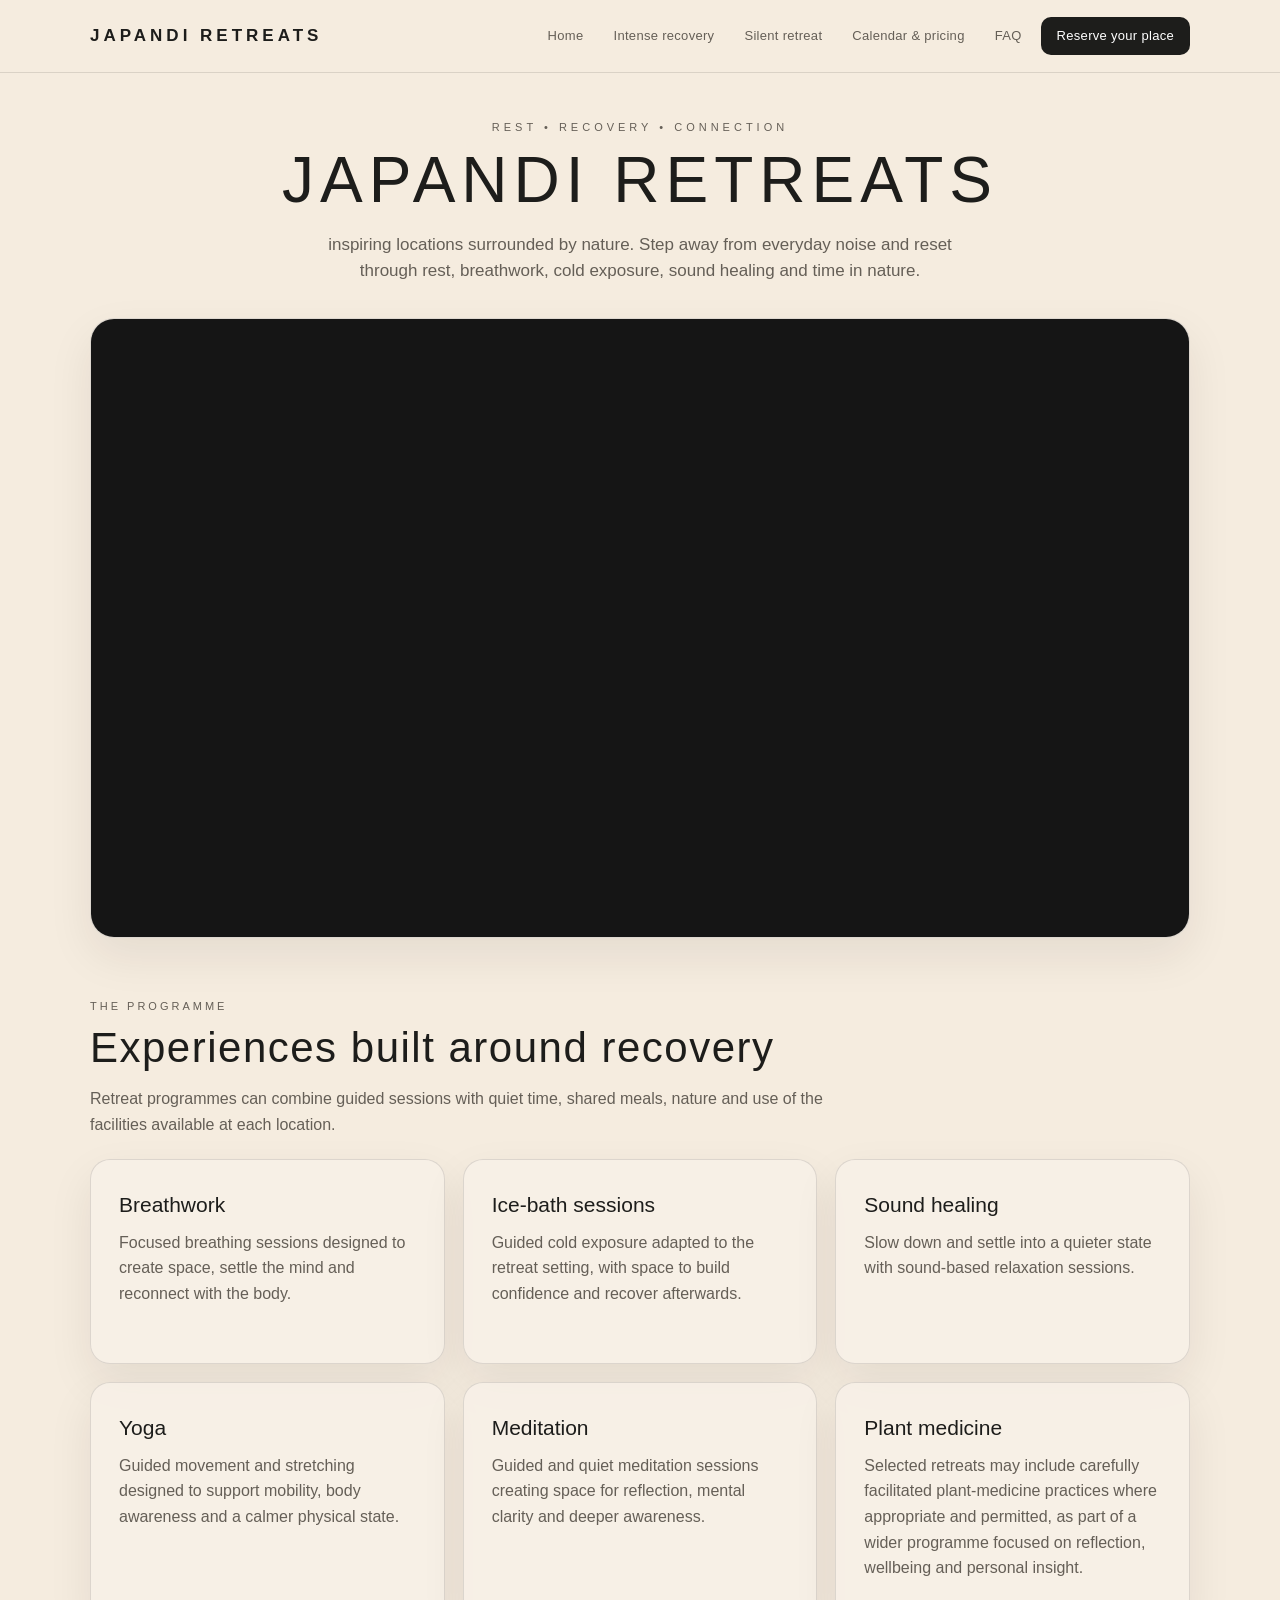
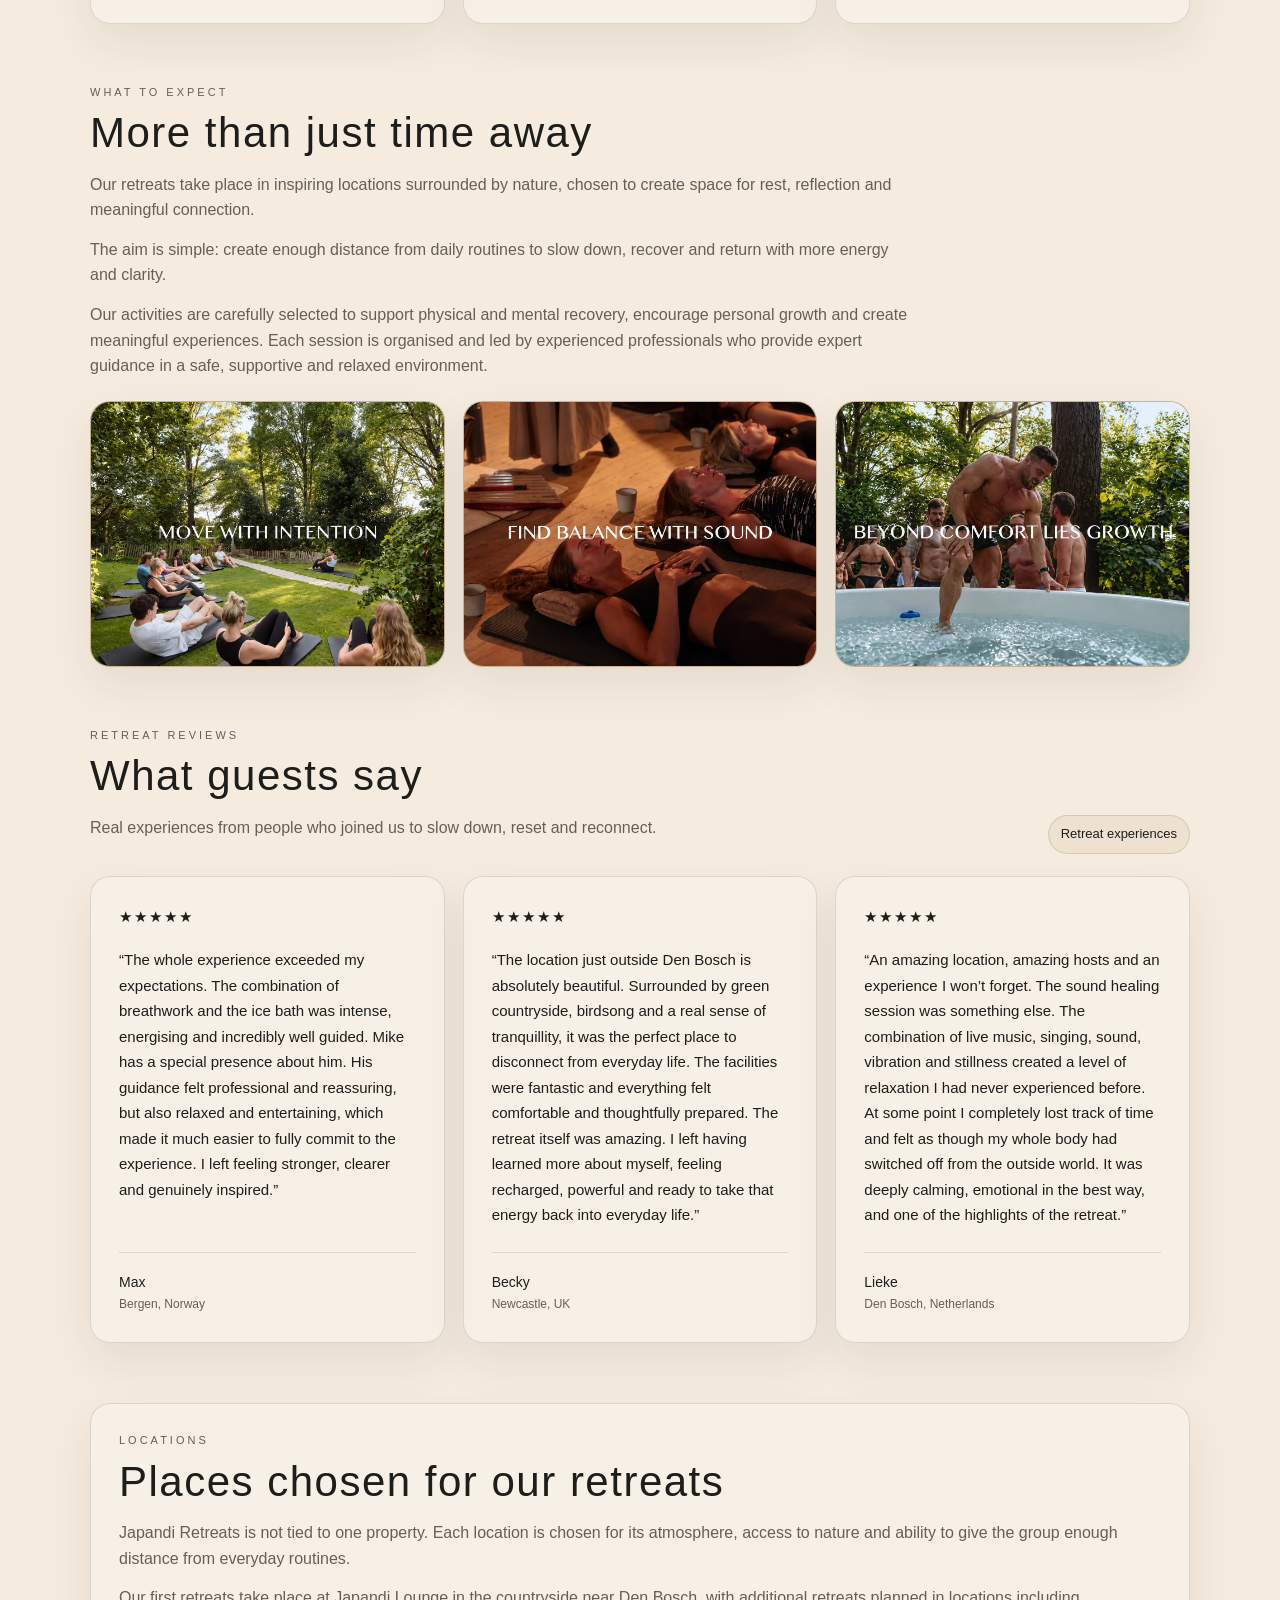
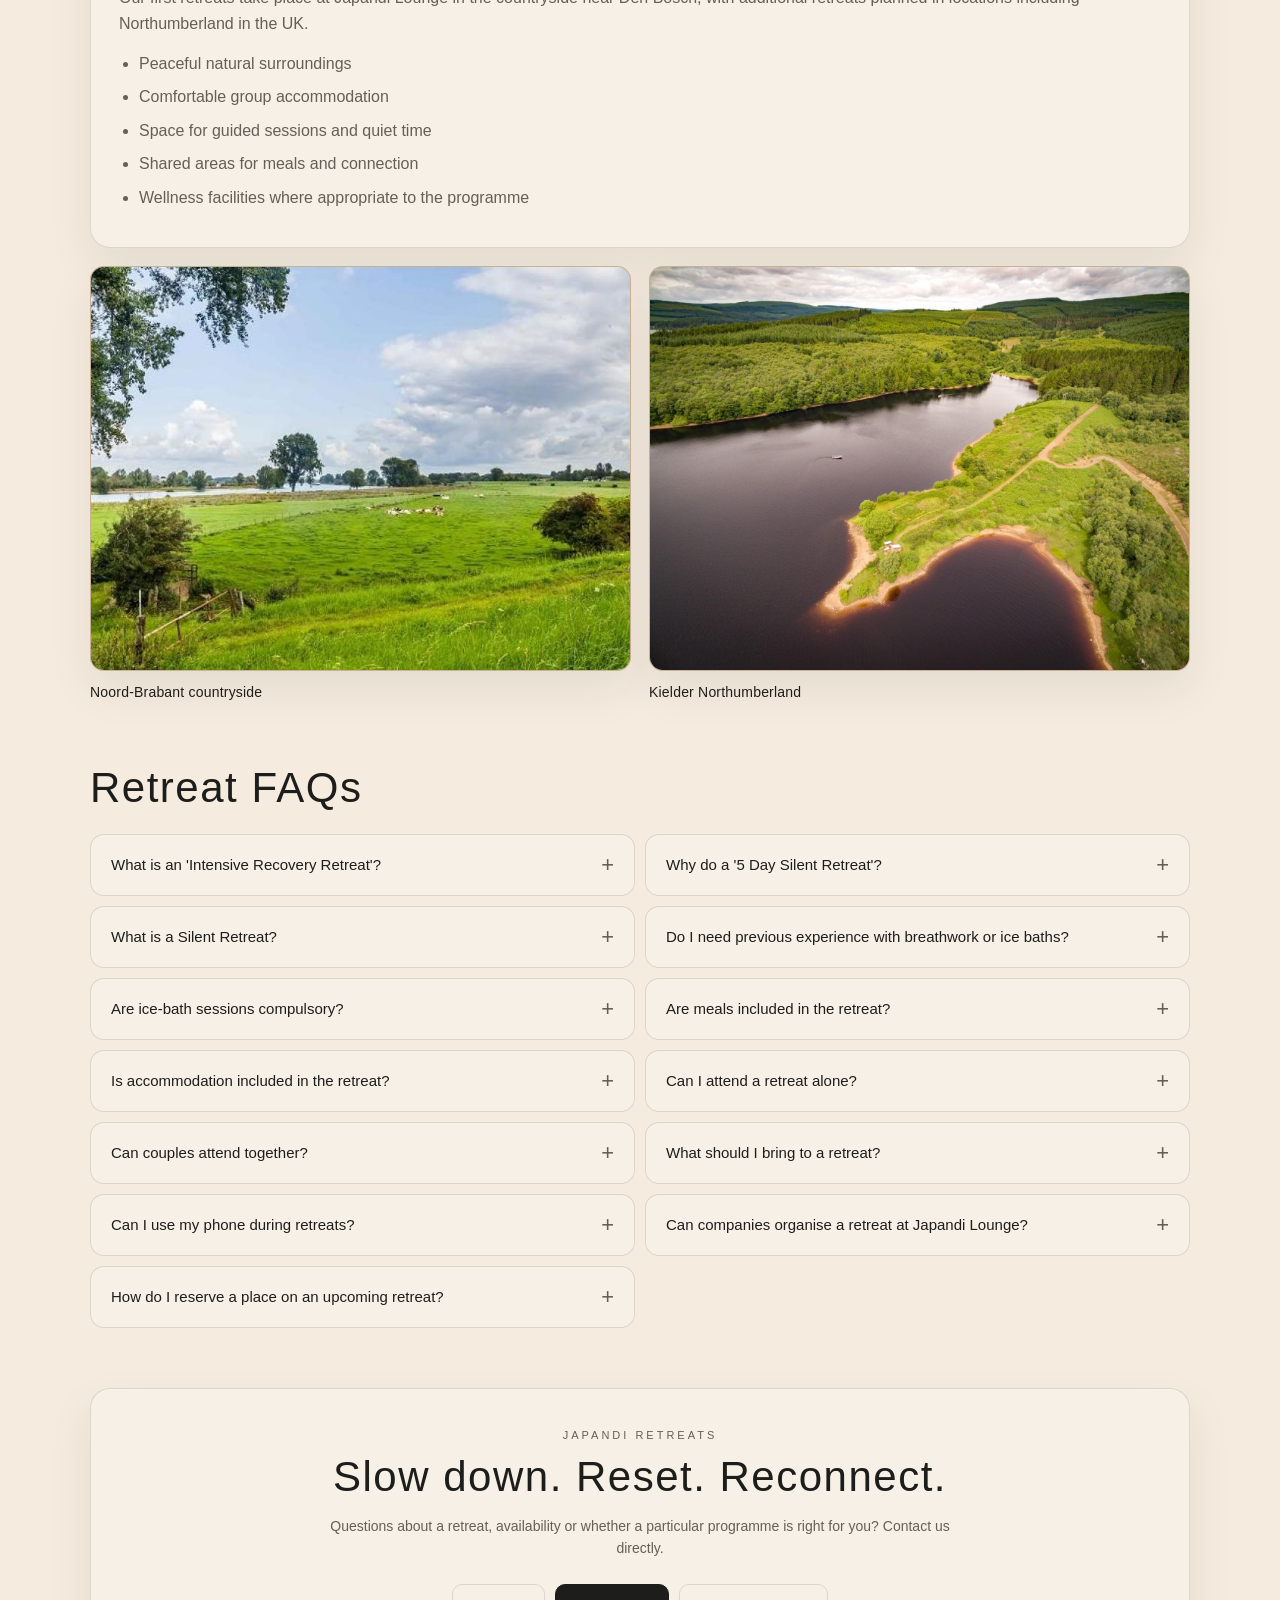
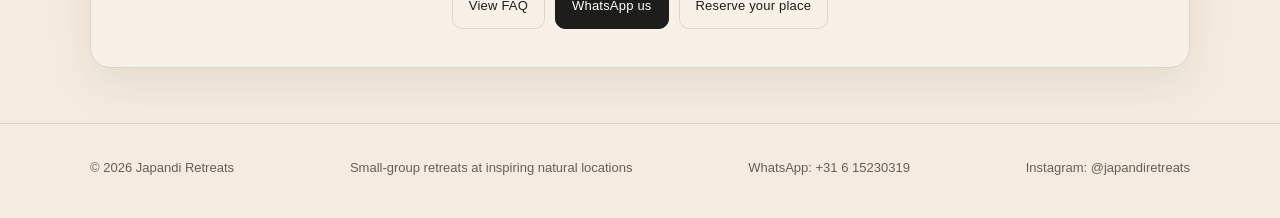
<file: index.html>
<!DOCTYPE html>

<html lang="en">
<head>
<meta charset="utf-8"/>
<meta content="width=device-width,initial-scale=1" name="viewport"/>
<!-- Google tag (gtag.js) -->
<script async="" src="https://www.googletagmanager.com/gtag/js?id=G-TCPSZSL94Z"></script>
<script>
    window.dataLayer = window.dataLayer || [];
    function gtag(){dataLayer.push(arguments);}
    gtag('js', new Date());
    gtag('config', 'G-TCPSZSL94Z');
  </script>
<title>Japandi Retreats | Recovery Retreats</title>
<meta content="Small-group recovery retreats in inspiring natural locations with breathwork, ice baths, sound healing, wellness, silence and meaningful time away from everyday routines." name="description"/>
<meta content="index, follow" name="robots"/>
<link href="https://japandiretreats.com/" rel="canonical"/>
<meta content="Japandi Retreats" property="og:title"/>
<meta content="Small-group retreats at inspiring natural locations focused on rest, recovery, breathwork, cold exposure, sound healing and connection." property="og:description"/>
<meta content="website" property="og:type"/>
<meta content="https://japandiretreats.com/" property="og:url"/>
<meta content="https://japandiretreats.com/images/JL_GardenFire.jpeg" property="og:image"/>
<style>
    :root {
      --bg: #eee0cf;
      --bg-soft: #f5ecdf;
      --card: #f8f1e8;
      --text: #1d1d1b;
      --muted: #655f57;
      --accent: #1d1d1b;
      --accent-soft: #dfc6a8;
      --line: rgba(29, 29, 27, 0.12);
      --shadow: 0 18px 45px rgba(40, 30, 20, 0.08);
      --radius: 20px;
      --max: 1100px;
    }

    * {
      box-sizing: border-box;
    }

    html {
      scroll-behavior: smooth;
      scroll-padding-top: 96px;
    }

    html,
    body {
      margin: 0;
      padding: 0;
    }

    body {
      font-family:
        "Helvetica Neue",
        Helvetica,
        Arial,
        sans-serif;

      color: var(--text);
      background: var(--bg-soft);
      line-height: 1.6;
    }

    a {
      color: inherit;
      text-decoration: none;
    }

    a:hover {
      opacity: 0.82;
    }

    .container {
      width: min(var(--max), calc(100% - 36px));
      margin: 0 auto;
    }


    /* NAVIGATION */

    .topbar {
      position: sticky;
      top: 0;
      z-index: 30;

      backdrop-filter: blur(14px);

      background: rgba(245, 236, 223, 0.92);

      border-bottom: 1px solid var(--line);
    }

    .nav {
      display: flex;
      align-items: center;
      justify-content: space-between;

      min-height: 72px;

      gap: 20px;
    }

    .brand {
      font-size: 17px;
      font-weight: 600;

      text-transform: uppercase;
      letter-spacing: 4px;

      white-space: nowrap;
    }

    .navlinks {
      display: flex;
      align-items: center;
      justify-content: flex-end;

      gap: 8px;
      flex-wrap: wrap;
    }

    .navlinks a {
      padding: 9px 11px;
      border-radius: 10px;

      color: var(--muted);

      font-size: 13px;
      letter-spacing: 0.3px;
    }

    .navlinks a:hover {
      color: var(--text);
    }

    .navlinks a.cta {
      background: var(--accent);
      color: #fff;

      padding-left: 16px;
      padding-right: 16px;
    }


    /* PAGE INTRO */

    .pageIntro {
      padding: 46px 0 22px;

      text-align: center;
    }

    .eyebrow {
      display: block;

      margin-bottom: 10px;

      color: var(--muted);

      font-size: 11px;
      letter-spacing: 4px;

      text-transform: uppercase;
    }

    .pageTitle {
      margin: 0;

      font-weight: 400;

      font-size: clamp(38px, 6vw, 64px);

      line-height: 1.05;

      letter-spacing: 6px;

      text-transform: uppercase;
    }

    .pageLead {
      max-width: 680px;

      margin: 18px auto 0;

      color: var(--muted);

      font-size: 17px;
      line-height: 1.55;
    }


    /* VIDEO */

    .videoSection {
      padding: 12px 0 30px;
    }

    .videoCard {
      border: 1px solid var(--line);

      background: var(--card);

      border-radius: 24px;

      box-shadow: var(--shadow);

      overflow: hidden;
    }

    .videoWrap {
      position: relative;

      width: 100%;

      aspect-ratio: 16 / 9;

      background: #151515;
    }

    .videoWrap video,
    .videoWrap iframe {
      width: 100%;
      height: 100%;

      border: 0;

      display: block;

      object-fit: cover;
    }

    .videoNote {
      padding: 16px 20px;

      display: flex;
      align-items: center;
      justify-content: space-between;

      gap: 16px;

      color: var(--muted);

      font-size: 13px;
    }

    .videoNote strong {
      color: var(--text);
      font-weight: 500;
    }


    /* GENERAL */

    .section {
      padding: 30px 0;
    }

    .sectionIntro {
      max-width: 760px;
      margin-bottom: 22px;
    }

    .sectionLabel {
      display: block;

      margin-bottom: 8px;

      color: var(--muted);

      font-size: 11px;

      text-transform: uppercase;

      letter-spacing: 3px;
    }

    h2 {
      margin: 0 0 14px;

      font-size: clamp(28px, 4vw, 42px);

      line-height: 1.15;

      font-weight: 400;

      letter-spacing: 1.5px;
    }

    h3 {
      margin: 0 0 8px;

      font-size: 21px;

      font-weight: 500;
    }

    p {
      margin: 0 0 14px;

      color: var(--muted);
    }

    .card {
      border: 1px solid var(--line);

      background: rgba(248, 241, 232, 0.82);

      border-radius: var(--radius);

      box-shadow: var(--shadow);

      padding: 28px;
    }


    /* UPCOMING RETREATS */

    .datesCard {
      padding: 0;
      overflow: hidden;
    }

    .retreatRow {
      display: grid;

      grid-template-columns:
        1.1fr
        1.8fr
        1.3fr
        .7fr
        .8fr
        1fr;

      gap: 18px;

      align-items: center;

      padding: 22px 24px;

      border-bottom: 1px solid var(--line);
    }

    .retreatRow:last-child {
      border-bottom: 0;
    }

    .retreatRow:hover {
      background: rgba(223, 198, 168, 0.14);
    }

    .retreatRow {
      transition:
        background 0.2s ease,
        transform 0.2s ease;
    }

    @media (hover: hover) and (pointer: fine) {
      .retreatRow:hover {
        transform: translateY(-1px);
      }
    }

    .date {
      font-size: 15px;
      font-weight: 600;
    }

    .retreatName {
      font-size: 15px;
      font-weight: 500;
    }

    .retreatMeta {
      color: var(--muted);
      font-size: 13px;
    }

    .retreatPrice {
      font-size: 13px;
      font-weight: 500;
      white-space: nowrap;
    }

    .availability {
      display: inline-flex;

      width: fit-content;

      padding: 6px 10px;

      border: 1px solid var(--line);

      border-radius: 999px;

      background: rgba(223, 198, 168, 0.28);

      color: var(--text);

      font-size: 12px;
      white-space: nowrap;
    }


    .retreatDetailNote {
      margin: 16px 4px 0;
      max-width: 760px;
      font-size: 13px;
      color: var(--muted);
    }

    .retreatDetailNote a {
      color: var(--text);
      text-decoration: underline;
      text-underline-offset: 3px;
    }


    /* BUTTONS */

    .ctaRow {
      display: flex;

      gap: 10px;

      flex-wrap: wrap;

      margin-top: 24px;
    }

    .btn {
      display: inline-flex;
      align-items: center;
      justify-content: center;

      min-height: 45px;

      padding: 11px 16px;

      border: 1px solid var(--line);

      border-radius: 10px;

      background: transparent;

      font-size: 13px;
      font-weight: 500;

      letter-spacing: 0.2px;

      transition:
        transform 0.2s ease,
        opacity 0.2s ease;
    }

    .btn:hover {
      transform: translateY(-1px);
    }

    .btn.primary {
      background: var(--accent);

      border-color: var(--accent);

      color: #fff;
    }


    /* INTRO / CONTENT */

    .split {
      display: grid;

      grid-template-columns: 1fr 1fr;

      gap: 18px;

      align-items: start;
    }

    .gallery {
      display: grid;

      grid-template-columns: 1fr 1fr;

      gap: 10px;
    }

    .img {
      overflow: hidden;

      border: 1px solid var(--line);

      border-radius: 14px;

      background: var(--accent-soft);

      aspect-ratio: 4 / 3;
    }

    .img img {
      width: 100%;
      height: 100%;

      display: block;

      object-fit: cover;

      transition: transform 0.28s ease;
    }


    /* EXPERIENCE CARDS */

    .experienceGrid {
      display: grid;

      grid-template-columns: repeat(3, 1fr);

      gap: 18px;
    }

    .experience {
      min-height: 205px;

      transition:
        transform 0.22s ease,
        border-color 0.22s ease,
        box-shadow 0.22s ease;
    }

    @media (hover: hover) and (pointer: fine) {
      .img:hover img {
        transform: scale(1.025);
      }

      .experience:hover {
        transform: translateY(-2px);
        border-color: rgba(29, 29, 27, 0.24);
        box-shadow: 0 20px 48px rgba(40, 30, 20, 0.11);
      }
    }

    @media (prefers-reduced-motion: reduce) {
      html {
        scroll-behavior: auto;
      }

      .img img,
      .experience,
      .faqItem,
      .btn {
        transition: none;
      }
    }



    /* RETREAT REVIEWS */

    .reviewsHeader {
      display: flex;
      align-items: flex-end;
      justify-content: space-between;
      gap: 18px;
      margin-bottom: 22px;
      flex-wrap: wrap;
    }

    .reviewsHeader .sectionIntro {
      margin-bottom: 0;
    }

    .reviewTrust {
      display: inline-flex;
      align-items: center;
      gap: 8px;
      padding: 8px 12px;
      border: 1px solid var(--line);
      border-radius: 999px;
      background: rgba(223, 198, 168, 0.28);
      color: var(--text);
      font-size: 13px;
      white-space: nowrap;
    }

    .reviewsGrid {
      display: grid;
      grid-template-columns: repeat(3, minmax(0, 1fr));
      gap: 18px;
    }

    .reviewCard {
      min-height: 290px;
      display: flex;
      flex-direction: column;
      justify-content: space-between;
      transition:
        transform 0.22s ease,
        border-color 0.22s ease,
        box-shadow 0.22s ease;
    }

    .reviewStars {
      margin-bottom: 18px;
      font-size: 15px;
      letter-spacing: 2px;
      color: var(--text);
    }

    .reviewQuote {
      margin: 0;
      color: var(--text);
      font-size: 15px;
      line-height: 1.7;
    }

    .reviewMeta {
      margin-top: 24px;
      padding-top: 18px;
      border-top: 1px solid var(--line);
    }

    .reviewName {
      display: block;
      color: var(--text);
      font-size: 14px;
      font-weight: 500;
    }

    .reviewDate {
      display: block;
      margin-top: 2px;
      color: var(--muted);
      font-size: 12px;
    }

    @media (hover: hover) and (pointer: fine) {
      .reviewCard:hover {
        transform: translateY(-2px);
        border-color: rgba(29, 29, 27, 0.24);
        box-shadow: 0 20px 48px rgba(40, 30, 20, 0.11);
      }
    }

    @media (max-width: 768px) {
      .reviewsGrid {
        grid-template-columns: 1fr;
      }
    }




    /* RECOVERY SECTION */

    .recoveryIntro {
      max-width: 820px;
      margin-bottom: 22px;
    }

    .recoveryIntro h2 {
      margin-bottom: 14px;
    }

    .recoveryPhotos {
      display: grid;
      grid-template-columns: repeat(3, minmax(0, 1fr));
      gap: 18px;
    }

    .recoveryPhoto {
      overflow: hidden;
      border: 1px solid var(--line);
      border-radius: var(--radius);
      background: var(--accent-soft);
      aspect-ratio: 4 / 3;
      box-shadow: var(--shadow);
    }

    .recoveryPhoto img {
      width: 100%;
      height: 100%;
      display: block;
      object-fit: cover;
      transition: transform 0.28s ease;
    }

    @media (hover: hover) and (pointer: fine) {
      .recoveryPhoto:hover img {
        transform: scale(1.025);
      }
    }

    @media (max-width: 720px) {
      .recoveryPhotos {
        grid-template-columns: 1fr;
      }
    }


    /* LOCATION GALLERY */

    .locationCard {
      margin-bottom: 18px;
    }

    .locationGallery {
      display: grid;
      grid-template-columns: repeat(2, minmax(0, 1fr));
      gap: 18px;
    }

    .locationPhoto {
      overflow: hidden;
      border: 1px solid var(--line);
      border-radius: 14px;
      background: var(--accent-soft);
      aspect-ratio: 4 / 3;
      box-shadow: var(--shadow);
    }

    .locationPhoto img {
      width: 100%;
      height: 100%;
      display: block;
      object-fit: cover;
      transition: transform 0.28s ease;
    }

    .locationItem {
      min-width: 0;
    }

    .locationLabel {
      display: block;
      margin-top: 10px;
      color: var(--text);
      font-size: 14px;
      font-weight: 500;
      letter-spacing: 0.2px;
    }

    @media (hover: hover) and (pointer: fine) {
      .locationPhoto:hover img {
        transform: scale(1.025);
      }
    }

    @media (max-width: 720px) {
      .locationGallery {
        grid-template-columns: 1fr;
      }
    }


    /* FAQ */

    .faqList {
      display: grid;
      grid-template-columns: repeat(2, minmax(0, 1fr));
      gap: 10px;
      align-items: start;
    }

    .faqItem {
      border: 1px solid var(--line);
      border-radius: 14px;
      background: rgba(248, 241, 232, 0.82);
      overflow: hidden;

      transition:
        transform 0.22s ease,
        border-color 0.22s ease,
        box-shadow 0.22s ease;
    }

    .faqItem summary {
      position: relative;
      cursor: pointer;
      list-style: none;

      padding: 18px 52px 18px 20px;

      font-size: 15px;
      font-weight: 500;
      color: var(--text);
    }

    .faqItem summary::-webkit-details-marker {
      display: none;
    }

    .faqItem summary::after {
      content: "+";

      position: absolute;
      right: 20px;
      top: 50%;
      transform: translateY(-50%);

      color: var(--muted);
      font-size: 22px;
      font-weight: 300;
    }

    .faqItem[open] summary::after {
      content: "−";
    }

    .faqItem .faqAnswer {
      padding: 0 20px 18px;
    }

    .faqItem .faqAnswer p {
      margin: 0 0 12px;
    }

    .faqItem .faqAnswer p:last-child {
      margin-bottom: 0;
    }

    @media (hover: hover) and (pointer: fine) {
      .faqItem:hover {
        transform: translateY(-2px);
        border-color: rgba(29, 29, 27, 0.24);
        box-shadow: 0 20px 48px rgba(40, 30, 20, 0.11);
      }
    }


    /* LOCATION / STAY */

    .list {
      margin: 12px 0 0;

      padding-left: 20px;

      color: var(--muted);
    }

    .list li {
      margin: 8px 0;
    }


    /* FINAL CTA */

    .finalCta {
      text-align: center;

      padding: 38px;
    }

    .finalCta p {
      max-width: 660px;

      margin-left: auto;
      margin-right: auto;
    }

    .finalCta .finalCtaSmall {
      font-size: 14px;
      line-height: 1.6;
    }

    .finalCta .ctaRow {
      justify-content: center;
    }




    /* FOOTER */

    .footer {
      padding: 34px 0 40px;

      margin-top: 25px;

      border-top: 1px solid var(--line);

      color: var(--muted);

      font-size: 13px;
    }

    .footerInner {
      display: flex;

      gap: 10px;

      flex-wrap: wrap;

      align-items: center;
      justify-content: space-between;
    }


    /* TABLET */

    @media (max-width: 960px) {

      .split,
      .experienceGrid {
        grid-template-columns: 1fr;
      }

      .retreatRow {
        grid-template-columns: 1fr 1.5fr 1fr;
      }

      .retreatRow .duration {
        display: block;
      }
    }


    /* MOBILE */

    @media (max-width: 720px) {

      .faqList {
        grid-template-columns: 1fr;
      }

      .container {
        width: min(var(--max), calc(100% - 24px));
      }

      .nav {
        align-items: flex-start;
        flex-direction: column;

        padding: 15px 0;
      }

      .brand {
        letter-spacing: 3px;
      }

      .navlinks {
        width: 100%;
        justify-content: space-between;
      }

      .pageIntro {
        padding-top: 34px;
      }

      .pageTitle {
        font-size: 38px;
        letter-spacing: 3px;
      }

      .pageLead {
        font-size: 15px;
      }

      .videoCard {
        border-radius: 17px;
      }

      .videoNote {
        align-items: flex-start;
        flex-direction: column;
      }

      .datesCard {
        padding: 0;
      }

      .retreatRow {
        grid-template-columns: 1fr;

        gap: 7px;

        padding: 20px;
      }

      .retreatRow .duration {
        display: block;
      }

      .availability {
        margin-top: 3px;
      }

      .card,
      .finalCta {
        padding: 22px;
      }

      .gallery {
        grid-template-columns: 1fr;
      }
    }

  </style>
</head>
<body>
<header class="topbar">
<div class="container">
<nav class="nav">
<a class="brand" href="/">
        Japandi Retreats
      </a>
<div class="navlinks"><a href="/">Home</a><a href="/intense-recovery/">Intense recovery</a><a href="/silent/">Silent retreat</a><a href="/calendar/">Calendar &amp; pricing</a><a href="/#faq">FAQ</a><a class="cta" href="/calendar/#reserve">Reserve your place</a></div>
</nav>
</div>
</header>
<main>
<!-- INTRO -->
<section class="pageIntro">
<div class="container">
<span class="eyebrow">
        Rest • Recovery • Connection
      </span>
<h1 class="pageTitle">
        Japandi Retreats
      </h1>
<p class="pageLead">
         inspiring locations surrounded by nature.
        Step away from everyday noise and reset through rest,
        breathwork, cold exposure, sound healing and time in nature.
      </p>
</div>
</section>
<!-- FULL RETREAT VIDEO -->
<section class="videoSection">
<div class="container">
<div class="videoCard">
<div class="videoWrap">
<iframe allow="accelerometer;gyroscope;autoplay;encrypted-media;picture-in-picture;fullscreen" allowfullscreen="" loading="lazy" src="https://player.mediadelivery.net/embed/735920/9675e9a1-c87f-4587-ab0f-efab24178d8b?autoplay=false&amp;loop=false&amp;muted=false&amp;preload=true&amp;responsive=true" title="Japandi Retreats Film">
</iframe>
</div>
</div>
</div>
</section>
<!-- EXPERIENCES -->
<section class="section" id="information">
<div class="container">
<div class="sectionIntro">
<span class="sectionLabel">
          The programme
        </span>
<h2>
          Experiences built around recovery
        </h2>
<p>
          Retreat programmes can combine guided sessions with quiet time,
          shared meals, nature and use of the facilities available at each location.
        </p>
</div>
<div class="experienceGrid">
<div class="card experience">
<h3>
            Breathwork
          </h3>
<p>
            Focused breathing sessions designed to create space,
            settle the mind and reconnect with the body.
          </p>
</div>
<div class="card experience">
<h3>
            Ice-bath sessions
          </h3>
<p>
            Guided cold exposure adapted to the retreat setting,
            with space to build confidence and recover afterwards.
          </p>
</div>
<div class="card experience">
<h3>
            Sound healing
          </h3>
<p>
            Slow down and settle into a quieter state with
            sound-based relaxation sessions.
          </p>
</div>
<div class="card experience">
<h3>
            Yoga
          </h3>
<p>
            Guided movement and stretching designed to support mobility,
            body awareness and a calmer physical state.
          </p>
</div>
<div class="card experience">
<h3>
            Meditation
          </h3>
<p>
            Guided and quiet meditation sessions creating space for
            reflection, mental clarity and deeper awareness.
          </p>
</div>
<div class="card experience">
<h3>
            Plant medicine
          </h3>
<p>
            Selected retreats may include carefully facilitated plant-medicine
            practices where appropriate and permitted, as part of a wider
            programme focused on reflection, wellbeing and personal insight.
          </p>
</div>
</div>
</div>
</section>
<!-- RETREAT REVIEWS -->
<section class="section">
<div class="container">
<div class="recoveryIntro">
<span class="sectionLabel">
          What to expect
        </span>
<h2>
          More than just time away
        </h2>
<p>
          Our retreats take place in inspiring locations surrounded by nature,
          chosen to create space for rest, reflection and meaningful connection.
        </p>
<p>
          The aim is simple: create enough distance from daily routines
          to slow down, recover and return with more energy and clarity.
        </p>
<p>
          Our activities are carefully selected to support physical and mental
          recovery, encourage personal growth and create meaningful experiences.
          Each session is organised and led by experienced professionals who
          provide expert guidance in a safe, supportive and relaxed environment.
        </p>
</div>
<div class="recoveryPhotos">
<div class="recoveryPhoto">
<img alt="Retreat action photo 1" loading="lazy" src="images/retreat-text 1.webp"/>
</div>
<div class="recoveryPhoto">
<img alt="Retreat action photo 2" loading="lazy" src="images/retreat-text 2.webp"/>
</div>
<div class="recoveryPhoto">
<img alt="Retreat action photo 3" loading="lazy" src="images/retreat-text 3.webp"/>
</div>
</div>
</div>
</section>
<!-- MORE THAN JUST TIME AWAY -->
<section class="section" id="reviews">
<div class="container">
<div class="reviewsHeader">
<div class="sectionIntro">
<span class="sectionLabel">
            Retreat reviews
          </span>
<h2>
            What guests say
          </h2>
<p>
            Real experiences from people who joined us to slow down,
            reset and reconnect.
          </p>
</div>
<div class="reviewTrust">
          Retreat experiences
        </div>
</div>
<div class="reviewsGrid">
<article class="card reviewCard">
<div>
<div aria-label="5 out of 5 stars" class="reviewStars">
              ★★★★★
            </div>
<p class="reviewQuote">
              “The whole experience exceeded my expectations. The combination of breathwork and the ice bath was intense, energising and incredibly well guided. Mike has a special presence about him. His guidance felt professional and reassuring, but also relaxed and entertaining, which made it much easier to fully commit to the experience. I left feeling stronger, clearer and genuinely inspired.”
            </p>
</div>
<div class="reviewMeta">
<span class="reviewName">
              Max
            </span>
<span class="reviewDate">
              Bergen, Norway
            </span>
</div>
</article>
<article class="card reviewCard">
<div>
<div aria-label="5 out of 5 stars" class="reviewStars">
              ★★★★★
            </div>
<p class="reviewQuote">
              “The location just outside Den Bosch is absolutely beautiful. Surrounded by green countryside, birdsong and a real sense of tranquillity, it was the perfect place to disconnect from everyday life. The facilities were fantastic and everything felt comfortable and thoughtfully prepared. The retreat itself was amazing. I left having learned more about myself, feeling recharged, powerful and ready to take that energy back into everyday life.”
            </p>
</div>
<div class="reviewMeta">
<span class="reviewName">
              Becky
            </span>
<span class="reviewDate">
              Newcastle, UK
            </span>
</div>
</article>
<article class="card reviewCard">
<div>
<div aria-label="5 out of 5 stars" class="reviewStars">
              ★★★★★
            </div>
<p class="reviewQuote">
              “An amazing location, amazing hosts and an experience I won’t forget. The sound healing session was something else. The combination of live music, singing, sound, vibration and stillness created a level of relaxation I had never experienced before. At some point I completely lost track of time and felt as though my whole body had switched off from the outside world. It was deeply calming, emotional in the best way, and one of the highlights of the retreat.”
            </p>
</div>
<div class="reviewMeta">
<span class="reviewName">
              Lieke
            </span>
<span class="reviewDate">
              Den Bosch, Netherlands
            </span>
</div>
</article>
</div>
</div>
</section>
<!-- LOCATIONS -->
<section class="section" id="locations">
<div class="container">
<div class="card locationCard">
<span class="sectionLabel">
          Locations
        </span>
<h2>
          Places chosen for our retreats
        </h2>
<p>
          Japandi Retreats is not tied to one property. Each location is chosen
          for its atmosphere, access to nature and ability to give the group
          enough distance from everyday routines.
        </p>
<p>
          Our first retreats take place at Japandi Lounge in the countryside
          near Den Bosch, with additional retreats planned in locations
          including Northumberland in the UK.
        </p>
<ul class="list">
<li>Peaceful natural surroundings</li>
<li>Comfortable group accommodation</li>
<li>Space for guided sessions and quiet time</li>
<li>Shared areas for meals and connection</li>
<li>Wellness facilities where appropriate to the programme</li>
</ul>
</div>
<div class="locationGallery">
<div class="locationItem">
<div class="locationPhoto">
<img alt="Noord-Brabant countryside retreat location" loading="lazy" src="images/brabant.webp"/>
</div>
<span class="locationLabel">
            Noord-Brabant countryside
          </span>
</div>
<div class="locationItem">
<div class="locationPhoto">
<img alt="Kielder, Northumberland retreat location" loading="lazy" src="images/kielder.webp"/>
</div>
<span class="locationLabel">
            Kielder Northumberland
          </span>
</div>
</div>
</div>
</section>
<!-- RETREAT FAQ -->
<section class="section" id="faq">
<div class="container">
<div class="sectionIntro">
<h2>
          Retreat FAQs
        </h2>
</div>
<div class="faqList">
<details class="faqItem">
<summary>What is an 'Intensive Recovery Retreat'?</summary>
<div class="faqAnswer">
<p>
              The Intensive Recovery Retreat is a small-group experience designed to help you step away from everyday routines, screens and constant stimulation, creating space for physical and mental recovery.
            </p>
<p>
              The programme can include breathwork, cold exposure, sound healing, movement, wellness, silence, shared meals and journaling. A fire ceremony offers a symbolic moment to let go of what you no longer want to carry with you, while leaving plenty of time simply to slow down and reconnect.
            </p>
</div>
</details>
<details class="faqItem">
<summary>Why do a '5 Day Silent Retreat'?</summary>
<div class="faqAnswer">
<p>
              A silent retreat gives you the rare opportunity to step away from the noise, demands and constant stimulation of everyday life. By removing familiar distractions, you create space to slow down, reflect and become more aware of your thoughts, emotions and habits. The silence allows for deeper meditation, greater mental clarity and a chance to break away from automatic patterns. It is time to reconnect with yourself, process what has been occupying your mind and return to everyday life with a clearer sense of what matters.
            </p>
</div>
</details>
<details class="faqItem">
<summary>What is a Silent Retreat?</summary>
<div class="faqAnswer">
<p>
              A silent retreat is an extended period in which participants refrain from everyday conversation and spend much of their time in silence. This creates a calm environment for meditation, reflection and guided activities without the usual social distractions. Our planned silent retreat is a five-day experience. Full programme details will be published when dates are confirmed.
            </p>
</div>
</details>
<details class="faqItem">
<summary>Do I need previous experience with breathwork or ice baths?</summary>
<div class="faqAnswer">
<p>
              No previous experience is necessary. Sessions are intended to be guided and accessible to people joining for the first time as well as those with previous experience.
            </p>
</div>
</details>
<details class="faqItem">
<summary>Are ice-bath sessions compulsory?</summary>
<div class="faqAnswer">
<p>
              No. None of our activities are compulsory. While we encourage participants to take part, there is always space to step back, rest and listen to what feels right for you.
            </p>
</div>
</details>
<details class="faqItem">
<summary>Are meals included in the retreat?</summary>
<div class="faqAnswer">
<p>
              Meals are intended to form an important part of the retreat experience, with time to eat and connect together. The exact meals and catering included will be stated with each retreat.
            </p>
</div>
</details>
<details class="faqItem">
<summary>Is accommodation included in the retreat?</summary>
<div class="faqAnswer">
<p>
              Yes. Accommodation, meals, tourist tax and use of all facilities... it's included in the price.
            </p>
</div>
</details>
<details class="faqItem">
<summary>Can I attend a retreat alone?</summary>
<div class="faqAnswer">
<p>
              Yes. You do not need to come as part of a group. Our organised retreats are designed for individual participants to join together, creating space to meet like-minded people and form new, meaningful connections along the way.
            </p>
</div>
</details>
<details class="faqItem">
<summary>Can couples attend together?</summary>
<div class="faqAnswer">
<p>
              Yes, subject to availability. Contact us if you would like to attend as a couple and we can explain the sleeping arrangements for the retreat.
            </p>
</div>
</details>
<details class="faqItem">
<summary>What should I bring to a retreat?</summary>
<div class="faqAnswer">
<p>
              A detailed packing list will be provided before each retreat. Comfortable clothing, swimwear and clothing suitable for spending time outdoors will generally be useful.
            </p>
</div>
</details>
<details class="faqItem">
<summary>Can I use my phone during retreats?</summary>
<div class="faqAnswer">
<p>
              Yes, although we strongly encourage participants to switch their phones to silent and leave them packed away during the retreat. Disconnecting from outside distractions is an important part of the experience, giving you the space to fully embrace the silence, be present and focus inward.
            </p>
<p>
              Tip: If the temptation to check your phone becomes too much, we also have a central location where we can keep it safe for you until you are ready to have it back.
            </p>
</div>
</details>
<details class="faqItem">
<summary>Can companies organise a retreat at Japandi Lounge?</summary>
<div class="faqAnswer">
<p>
              Yes. The property can also be suitable for small corporate retreats, team sessions and off-sites where the aim is to step away from the usual working environment.
            </p>
<p>
              Contact us with the size of your team and what you would like to achieve from the retreat.
            </p>
</div>
</details>
<details class="faqItem">
<summary>How do I reserve a place on an upcoming retreat?</summary>
<div class="faqAnswer">
<p>
              Contact Japandi Retreats through WhatsApp and mention the retreat you are interested in. We will confirm availability, pricing and the next steps for reserving your place.
            </p>
</div>
</details>
</div>
</div>
</section>
<!-- FINAL CTA -->
<section class="section">
<div class="container">
<div class="card finalCta">
<span class="sectionLabel">Japandi Retreats</span>
<h2>Slow down. Reset. Reconnect.</h2>
<p class="finalCtaSmall">
  Questions about a retreat, availability or whether a particular programme is
  right for you? Contact us directly.
</p>
<div class="ctaRow">
<a class="btn" href="/#faq">
    View FAQ
  </a>
<a class="btn primary" href="https://wa.me/31615230319" rel="noopener" target="_blank">
    WhatsApp us
  </a>
<a class="btn" href="/calendar/#reserve">
    Reserve your place
  </a>
</div>
</div>
</div>
</section>
</main>

<footer class="footer">
<div class="container">
<div class="footerInner">
<div>
        © <span id="y"></span> Japandi Retreats
      </div>
<div>
        Small-group retreats at inspiring natural locations
      </div>
<div>
        WhatsApp:
        <a href="https://wa.me/31615230319">
          +31 6 15230319
        </a>
</div>
<div>
        Instagram:
        <a href="https://www.instagram.com/japandiretreats/" rel="noopener" target="_blank">
          @japandiretreats
        </a>
</div>
</div>
</div>
</footer>
<script>
  document.getElementById("y").textContent =
    new Date().getFullYear();

  document.querySelectorAll(".faqItem").forEach((item) => {
    item.addEventListener("toggle", () => {
      if (!item.open) return;

      document.querySelectorAll(".faqItem[open]").forEach((other) => {
        if (other !== item) {
          other.open = false;
        }
      });
    });
  });
</script>
</body>
</html>
</file>
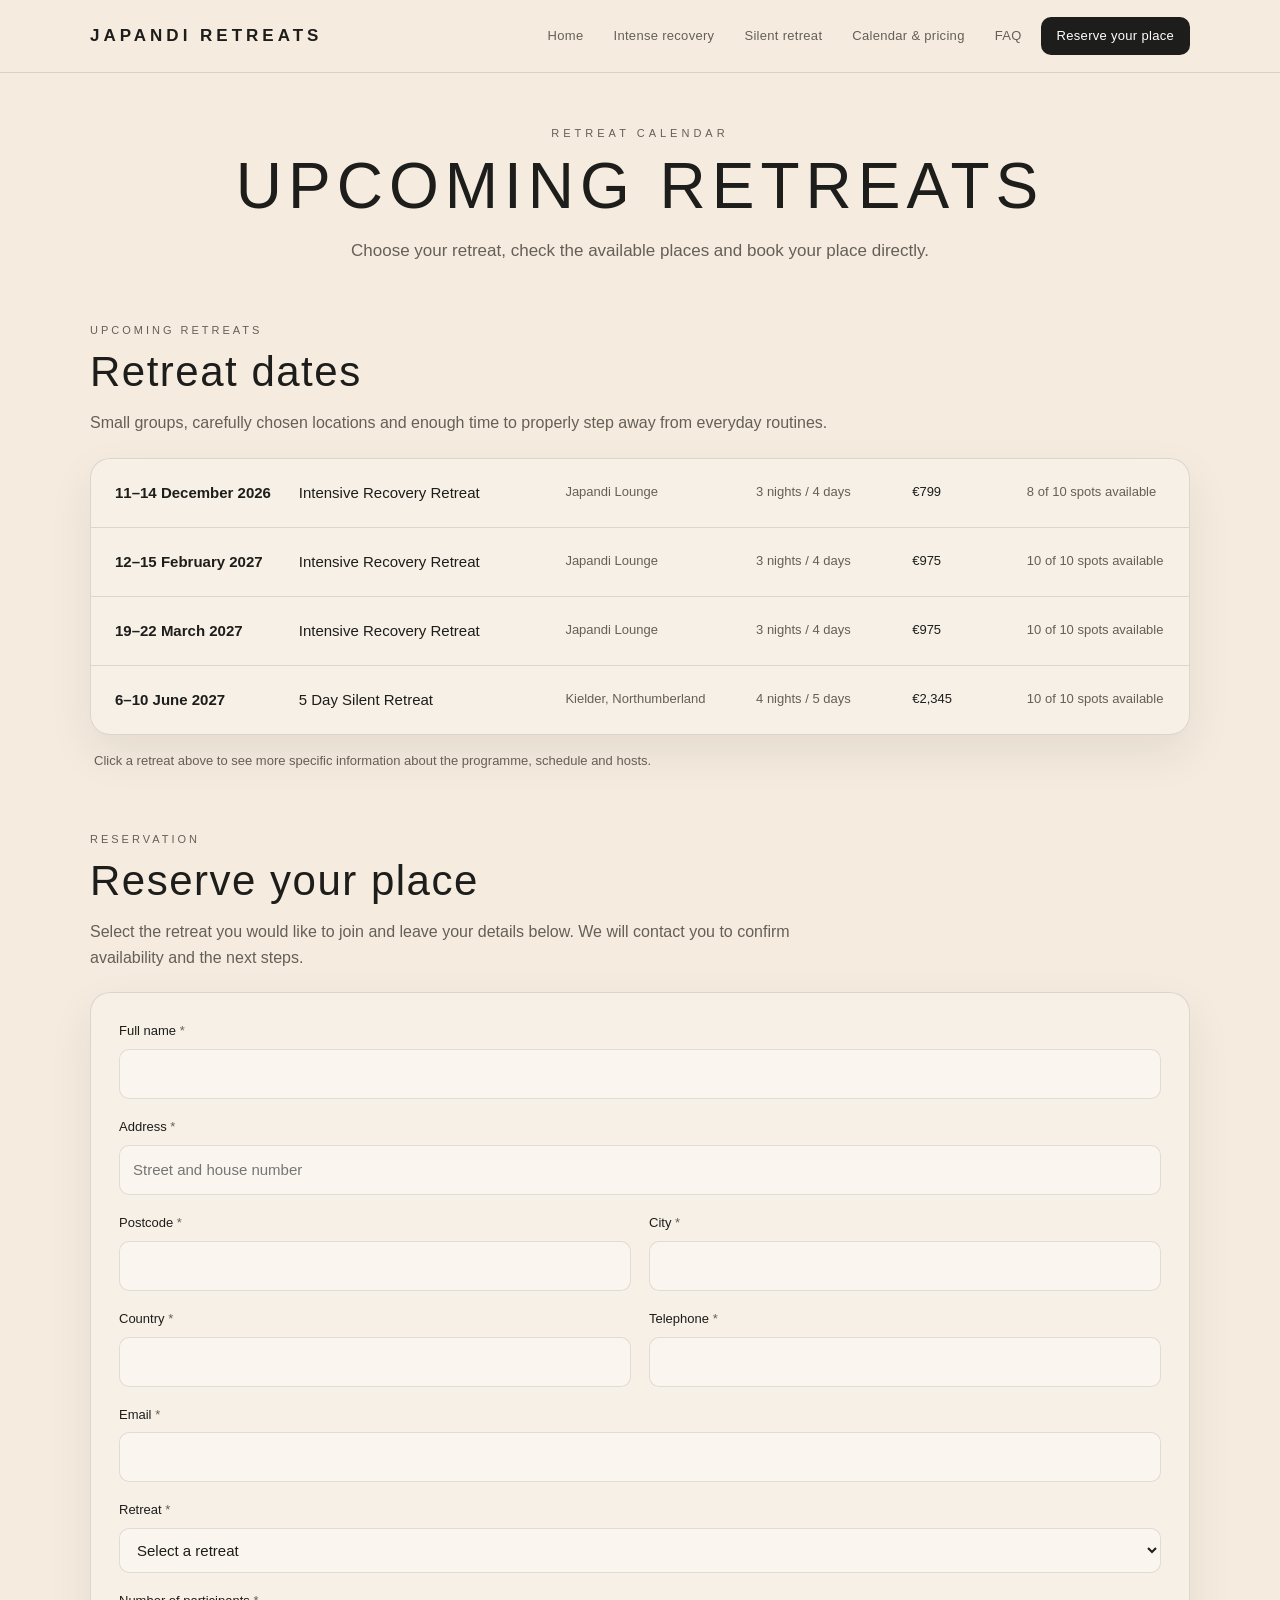
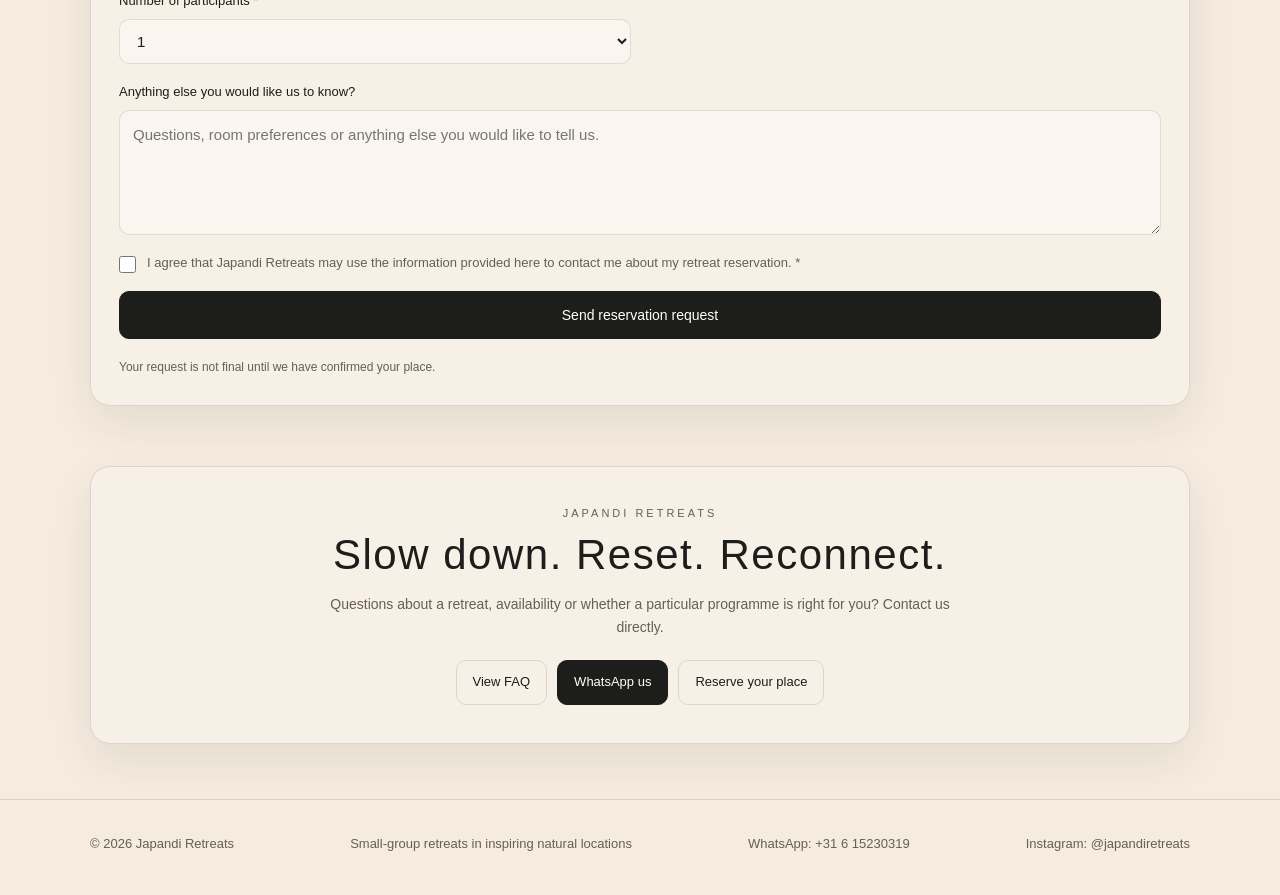
<file: calendar/index.html>
<!DOCTYPE html>

<html lang="en">
<head>
<meta charset="utf-8"/>
<meta content="width=device-width,initial-scale=1" name="viewport"/>
<!-- Google tag (gtag.js) -->
<script async="" src="https://www.googletagmanager.com/gtag/js?id=G-TCPSZSL94Z"></script>
<script>
    window.dataLayer = window.dataLayer || [];
    function gtag(){dataLayer.push(arguments);}
    gtag('js', new Date());
    gtag('config', 'G-TCPSZSL94Z');
  </script>
<title>Calendar | Japandi Retreats</title>
<meta content="View upcoming Japandi Retreats dates, locations, availability and booking options." name="description"/>
<meta content="index, follow" name="robots"/>
<link href="https://japandiretreats.com/calendar/" rel="canonical"/>
<style>
    :root {
      --bg: #eee0cf;
      --bg-soft: #f5ecdf;
      --card: #f8f1e8;
      --text: #1d1d1b;
      --muted: #655f57;
      --accent: #1d1d1b;
      --accent-soft: #dfc6a8;
      --line: rgba(29,29,27,.12);
      --shadow: 0 18px 45px rgba(40,30,20,.08);
      --radius: 20px;
      --max: 1100px;
    }

    * {
      box-sizing: border-box;
    }

    html {
      scroll-behavior: smooth;
      scroll-padding-top: 96px;
    }

    html,
    body {
      margin: 0;
      padding: 0;
    }

    body {
      font-family: "Helvetica Neue", Helvetica, Arial, sans-serif;
      color: var(--text);
      background: var(--bg-soft);
      line-height: 1.6;
    }

    a {
      color: inherit;
      text-decoration: none;
    }

    a:hover {
      opacity: .82;
    }

    .container {
      width: min(var(--max), calc(100% - 36px));
      margin: 0 auto;
    }

    /* NAVIGATION */

    .topbar {
      position: sticky;
      top: 0;
      z-index: 30;
      backdrop-filter: blur(14px);
      background: rgba(245,236,223,.92);
      border-bottom: 1px solid var(--line);
    }

    .nav {
      min-height: 72px;
      display: flex;
      align-items: center;
      justify-content: space-between;
      gap: 20px;
    }

    .brand {
      font-size: 17px;
      font-weight: 600;
      text-transform: uppercase;
      letter-spacing: 4px;
      white-space: nowrap;
    }

    .navlinks {
      display: flex;
      align-items: center;
      justify-content: flex-end;
      gap: 8px;
      flex-wrap: wrap;
    }

    .navlinks a {
      padding: 9px 11px;
      border-radius: 10px;
      color: var(--muted);
      font-size: 13px;
      letter-spacing: .3px;
    }

    .navlinks a:hover {
      color: var(--text);
    }

    .navlinks a.active {
      color: var(--text);
      background: rgba(223,198,168,.22);
    }

    .navlinks a.cta {
      background: var(--accent);
      color: #fff;
      padding-left: 16px;
      padding-right: 16px;
    }

    /* PAGE INTRO */

    .pageIntro {
      padding: 52px 0 28px;
      text-align: center;
    }

    .eyebrow {
      display: block;
      margin-bottom: 10px;
      color: var(--muted);
      font-size: 11px;
      letter-spacing: 4px;
      text-transform: uppercase;
    }

    .pageTitle {
      margin: 0;
      font-weight: 400;
      font-size: clamp(38px,6vw,64px);
      line-height: 1.05;
      letter-spacing: 6px;
      text-transform: uppercase;
    }

    .pageLead {
      max-width: 700px;
      margin: 18px auto 0;
      color: var(--muted);
      font-size: 17px;
      line-height: 1.55;
    }

    /* GENERAL */

    .section {
      padding: 30px 0;
    }

    .sectionIntro {
      max-width: 760px;
      margin-bottom: 22px;
    }

    .sectionLabel {
      display: block;
      margin-bottom: 8px;
      color: var(--muted);
      font-size: 11px;
      text-transform: uppercase;
      letter-spacing: 3px;
    }

    h2 {
      margin: 0 0 14px;
      font-size: clamp(28px,4vw,42px);
      line-height: 1.15;
      font-weight: 400;
      letter-spacing: 1.5px;
    }

    p {
      margin: 0 0 14px;
      color: var(--muted);
    }

    .card {
      border: 1px solid var(--line);
      background: rgba(248,241,232,.82);
      border-radius: var(--radius);
      box-shadow: var(--shadow);
    }

    /* CALENDAR / RETREATS */

    .datesCard {
      padding: 0;
      overflow: hidden;
    }

    .retreatRow {
      display: grid;
      color: inherit;
      text-decoration: none;
      cursor: pointer;
      grid-template-columns:
        1.2fr
        1.8fr
        1.25fr
        1fr
        .7fr
        1fr;
      gap: 18px;
      align-items: center;
      padding: 22px 24px;
      border-bottom: 1px solid var(--line);
      transition:
        background .2s ease,
        transform .2s ease;
    }

    .retreatRow:last-child {
      border-bottom: 0;
    }

    .date {
      font-size: 15px;
      font-weight: 600;
    }

    .retreatName {
      font-size: 15px;
      font-weight: 500;
    }

    .retreatMeta {
      color: var(--muted);
      font-size: 13px;
    }

    .retreatPrice {
      font-size: 13px;
      font-weight: 500;
      white-space: nowrap;
    }

    .spots {
      color: var(--muted);
      font-size: 13px;
      white-space: nowrap;
    }

    @media (hover:hover) and (pointer:fine) {
      .retreatRow:hover {
        background: rgba(223,198,168,.14);
        transform: translateY(-1px);
      }
    }

    .calendarNote {
      margin: 16px 4px 0;
      max-width: 760px;
      color: var(--muted);
      font-size: 13px;
    }

    .calendarNote a {
      color: var(--text);
      text-decoration: underline;
      text-underline-offset: 3px;
    }



    /* RESERVATION FORM */

    .reservationIntro {
      max-width: 760px;
      margin-bottom: 22px;
    }

    .reservationCard {
      padding: 28px;
    }

    .formGrid {
      display: grid;
      grid-template-columns: repeat(2, minmax(0, 1fr));
      gap: 18px;
    }

    .field {
      display: flex;
      flex-direction: column;
      gap: 7px;
      min-width: 0;
    }

    .field.full {
      grid-column: 1 / -1;
    }

    .field label {
      color: var(--text);
      font-size: 13px;
      font-weight: 500;
    }

    .required {
      color: var(--muted);
      font-weight: 400;
    }

    .field input,
    .field select,
    .field textarea {
      width: 100%;
      min-width: 0;
      padding: 12px 13px;
      border: 1px solid var(--line);
      border-radius: 10px;
      background: rgba(255,255,255,.38);
      color: var(--text);
      font: inherit;
      font-size: 15px;
      outline: none;
    }

    .field textarea {
      min-height: 125px;
      resize: vertical;
    }

    .field input:focus,
    .field select:focus,
    .field textarea:focus {
      border-color: rgba(29,29,27,.35);
      background: rgba(255,255,255,.62);
      box-shadow: 0 0 0 3px rgba(223,198,168,.24);
    }

    .consent {
      display: grid;
      grid-template-columns: 18px minmax(0,1fr);
      gap: 10px;
      align-items: start;
    }

    .consent input {
      width: 17px;
      height: 17px;
      margin: 3px 0 0;
    }

    .consent label {
      color: var(--muted);
      font-size: 13px;
      font-weight: 400;
      line-height: 1.5;
    }

    .submitBtn {
      display: inline-flex;
      align-items: center;
      justify-content: center;
      min-height: 46px;
      padding: 12px 18px;
      border: 1px solid var(--accent);
      border-radius: 10px;
      background: var(--accent);
      color: #fff;
      font: inherit;
      font-size: 14px;
      font-weight: 500;
      cursor: pointer;
    }

    .formNote {
      margin-top: 12px;
      margin-bottom: 0;
      color: var(--muted);
      font-size: 12px;
    }

    .successMessage {
      display: none;
      margin-bottom: 18px;
      padding: 14px 16px;
      border: 1px solid var(--line);
      border-radius: 12px;
      background: rgba(223,198,168,.24);
      color: var(--text);
      font-size: 14px;
    }

    .successMessage.show {
      display: block;
    }

    .finalLinks {
      display: flex;
      gap: 10px;
      justify-content: center;
      flex-wrap: wrap;
      margin-top: 22px;
    }

    @media (max-width: 720px) {
      .formGrid {
        grid-template-columns: 1fr;
      }

      .field.full {
        grid-column: auto;
      }

      .reservationCard {
        padding: 22px;
      }

      .submitBtn {
        width: 100%;
      }
    }

    /* FINAL CTA */

    .finalCta {
      padding: 38px;
      text-align: center;
    }

    .finalCta p {
      max-width: 640px;
      margin-left: auto;
      margin-right: auto;
    }

    .finalCta .finalCtaSmall {
      font-size: 14px;
      line-height: 1.6;
    }

    .btn {
      display: inline-flex;
      align-items: center;
      justify-content: center;
      min-height: 45px;
      padding: 11px 16px;
      border: 1px solid var(--line);
      border-radius: 10px;
      font-size: 13px;
      font-weight: 500;
    }

    .btn.primary {
      background: var(--accent);
      border-color: var(--accent);
      color: #fff;
    }

    /* FOOTER */

    .footer {
      padding: 34px 0 40px;
      margin-top: 25px;
      border-top: 1px solid var(--line);
      color: var(--muted);
      font-size: 13px;
    }

    .footerInner {
      display: flex;
      gap: 10px;
      flex-wrap: wrap;
      align-items: center;
      justify-content: space-between;
    }

    @media (max-width: 960px) {
      .retreatRow {
        grid-template-columns: 1fr 1.4fr 1fr;
      }

      .retreatRow > * {
        min-width: 0;
      }
    }

    @media (max-width: 720px) {
      .container {
        width: min(var(--max), calc(100% - 24px));
      }

      .nav {
        align-items: flex-start;
        flex-direction: column;
        padding: 15px 0;
      }

      .brand {
        letter-spacing: 3px;
      }

      .navlinks {
        width: 100%;
        justify-content: flex-start;
      }

      .pageIntro {
        padding-top: 34px;
      }

      .pageTitle {
        font-size: 38px;
        letter-spacing: 3px;
      }

      .pageLead {
        font-size: 15px;
      }

      .retreatRow {
        grid-template-columns: 1fr;
        gap: 7px;
        padding: 20px;
      }

      .finalCta {
        padding: 24px;
      }
    }

  </style>
</head>
<body>
<header class="topbar">
<div class="container">
<nav class="nav">
<a class="brand" href="/">
        Japandi Retreats
      </a>
<div class="navlinks"><a href="/">Home</a><a href="/intense-recovery/">Intense recovery</a><a href="/silent/">Silent retreat</a><a href="/calendar/">Calendar &amp; pricing</a><a href="/#faq">FAQ</a><a class="cta" href="#reserve">Reserve your place</a></div>
</nav>
</div>
</header>
<main>
<!-- INTRO -->
<section class="pageIntro">
<div class="container">
<span class="eyebrow">
        Retreat calendar
      </span>
<h1 class="pageTitle">
        Upcoming retreats
      </h1>
<p class="pageLead">
        Choose your retreat, check the available places and book your place directly.
      </p>
</div>
</section>
<!-- UPCOMING RETREATS -->
<section class="section">
<div class="container">
<div class="sectionIntro">
<span class="sectionLabel">
          Upcoming retreats
        </span>
<h2>
          Retreat dates
        </h2>
<p>
          Small groups, carefully chosen locations and enough time to properly
          step away from everyday routines.
        </p>
</div>
<div class="card datesCard">
<!-- RETREAT 1 -->
<a class="retreatRow" href="/intense-recovery/">
<div class="date">
            11–14 December 2026
          </div>
<div class="retreatName">
            Intensive Recovery Retreat
          </div>
<div class="retreatMeta">
            Japandi Lounge
          </div>
<div class="retreatMeta">
            3 nights / 4 days
          </div>
<div class="retreatPrice">
            €799
          </div>
<div class="spots">
            8 of 10 spots available
          </div>
</a>
<!-- RETREAT 2 -->
<a class="retreatRow" href="/intense-recovery/">
<div class="date">
            12–15 February 2027
          </div>
<div class="retreatName">
            Intensive Recovery Retreat
          </div>
<div class="retreatMeta">
            Japandi Lounge
          </div>
<div class="retreatMeta">
            3 nights / 4 days
          </div>
<div class="retreatPrice">
            €975
          </div>
<div class="spots">
            10 of 10 spots available
          </div>
</a>
<!-- RETREAT 3 -->
<a class="retreatRow" href="/intense-recovery/">
<div class="date">
            19–22 March 2027
          </div>
<div class="retreatName">
            Intensive Recovery Retreat
          </div>
<div class="retreatMeta">
            Japandi Lounge
          </div>
<div class="retreatMeta">
            3 nights / 4 days
          </div>
<div class="retreatPrice">
            €975
          </div>
<div class="spots">
            10 of 10 spots available
          </div>
</a>
<!-- RETREAT 4 -->
<a class="retreatRow" href="/silent">
<div class="date">
            6–10 June 2027
          </div>
<div class="retreatName">
            5 Day Silent Retreat
          </div>
<div class="retreatMeta">
            Kielder, Northumberland
          </div>
<div class="retreatMeta">
            4 nights / 5 days
          </div>
<div class="retreatPrice">
            €2,345
          </div>
<div class="spots">
            10 of 10 spots available
          </div>
</a>
</div>
<p class="calendarNote">Click a retreat above to see more specific information about the programme, schedule and hosts.</p>
</div>
</section><section class="section" id="reserve">
<div class="container">
<div class="reservationIntro">
<span class="sectionLabel">Reservation</span>
<h2>Reserve your place</h2>
<p>
        Select the retreat you would like to join and leave your details below.
        We will contact you to confirm availability and the next steps.
      </p>
</div>
<div class="card reservationCard">
<div class="successMessage" id="successMessage" role="status">
        Thank you. Your reservation request has been sent successfully.
        We will be in touch soon.
      </div>
<form action="https://formsubmit.co/info@japandilounge.com" method="POST">
<input name="_subject" type="hidden" value="New Japandi Retreats reservation request"/>
<input name="_template" type="hidden" value="table"/>
<input name="_next" type="hidden" value="https://japandiretreats.com/calendar/?sent=1#reserve"/>
<input autocomplete="off" name="_honey" style="display:none" tabindex="-1" type="text"/>
<div class="formGrid">
<div class="field full">
<label for="name">Full name <span class="required">*</span></label>
<input autocomplete="name" id="name" name="Full name" required="" type="text"/>
</div>
<div class="field full">
<label for="address">Address <span class="required">*</span></label>
<input autocomplete="street-address" id="address" name="Address" placeholder="Street and house number" required="" type="text"/>
</div>
<div class="field">
<label for="postcode">Postcode <span class="required">*</span></label>
<input autocomplete="postal-code" id="postcode" name="Postcode" required="" type="text"/>
</div>
<div class="field">
<label for="city">City <span class="required">*</span></label>
<input autocomplete="address-level2" id="city" name="City" required="" type="text"/>
</div>
<div class="field">
<label for="country">Country <span class="required">*</span></label>
<input autocomplete="country-name" id="country" name="Country" required="" type="text"/>
</div>
<div class="field">
<label for="phone">Telephone <span class="required">*</span></label>
<input autocomplete="tel" id="phone" name="Telephone" required="" type="tel"/>
</div>
<div class="field full">
<label for="email">Email <span class="required">*</span></label>
<input autocomplete="email" id="email" name="Email" required="" type="email"/>
</div>
<div class="field full">
<label for="retreatDate">Retreat <span class="required">*</span></label>
<select id="retreatDate" name="Retreat" required="">
<option value="">Select a retreat</option>
</select>
</div>
<div class="field">
<label for="participants">Number of participants <span class="required">*</span></label>
<select id="participants" name="Number of participants" required="">
<option value="1">1</option>
<option value="2">2</option>
<option value="3">3</option>
<option value="4">4</option>
</select>
</div>
<div class="field full">
<label for="message">Anything else you would like us to know?</label>
<textarea id="message" name="Message" placeholder="Questions, room preferences or anything else you would like to tell us."></textarea>
</div>
<div class="field full">
<div class="consent">
<input id="consent" name="Consent" required="" type="checkbox" value="Yes"/>
<label for="consent">
                I agree that Japandi Retreats may use the information provided here
                to contact me about my retreat reservation.
                <span class="required">*</span>
</label>
</div>
</div>
<div class="field full">
<button class="submitBtn" type="submit">Send reservation request</button>
<p class="formNote">
              Your request is not final until we have confirmed your place.
            </p>
</div>
</div>
</form>
</div>
</div>
</section>
<!-- FINAL CTA -->
<section class="section">
<div class="container">
<div class="card finalCta">
<span class="sectionLabel">Japandi Retreats</span>
<h2>Slow down. Reset. Reconnect.</h2>
<p class="finalCtaSmall">
  Questions about a retreat, availability or whether a particular programme is
  right for you? Contact us directly.
</p>
<div class="finalLinks">
<a class="btn" href="/#faq">
    View FAQ
  </a>
<a class="btn primary" href="https://wa.me/31615230319" rel="noopener" target="_blank">
    WhatsApp us
  </a>
<a class="btn" href="#reserve">
    Reserve your place
  </a>
</div>
</div>
</div>
</section>
</main>
<footer class="footer">
<div class="container">
<div class="footerInner">
<div>
        © <span id="y"></span> Japandi Retreats
      </div>
<div>
        Small-group retreats in inspiring natural locations
      </div>
<div>
        WhatsApp:
        <a href="https://wa.me/31615230319">
          +31 6 15230319
        </a>
</div>
<div>
        Instagram:
        <a href="https://www.instagram.com/japandiretreats?stkn=MXI2a21rb2N6cTJsaA%3D%3D&utm_source=qr" rel="noopener" target="_blank">
          @japandiretreats
        </a>
</div>
</div>
</div>
</footer>
<script>
  document.getElementById("y").textContent = new Date().getFullYear();

  // Keep the reservation dropdown in sync with the retreat rows above.
  const retreatSelect = document.getElementById("retreatDate");

  document.querySelectorAll(".retreatRow").forEach((row) => {
    const date = row.querySelector(".date")?.textContent.trim();
    const name = row.querySelector(".retreatName")?.textContent.trim();

    if (!date || !name) return;

    const option = document.createElement("option");
    option.value = `${date} | ${name}`;
    option.textContent = `${date} | ${name}`;
    retreatSelect.appendChild(option);
  });

  const params = new URLSearchParams(window.location.search);

  if (params.get("sent") === "1") {
    document.getElementById("successMessage")?.classList.add("show");
  }
</script>
</body>
</html>
</file>
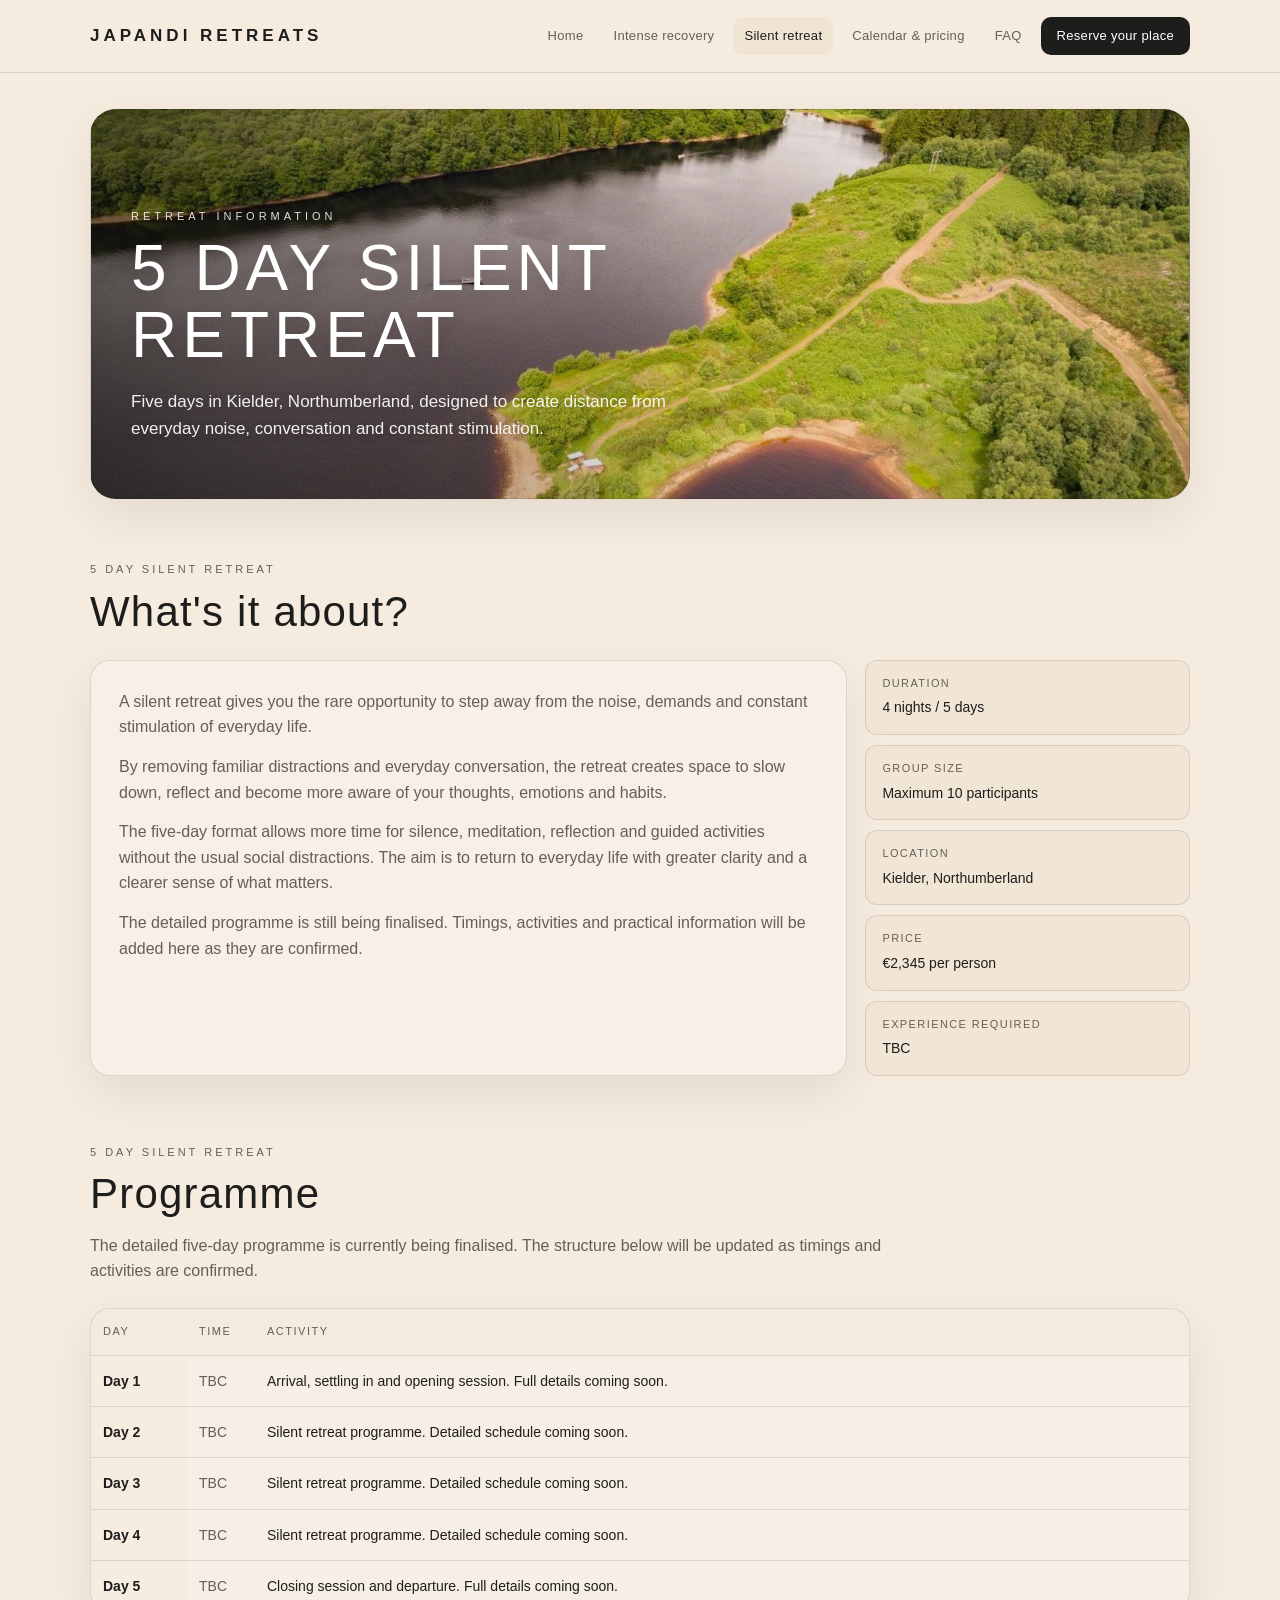
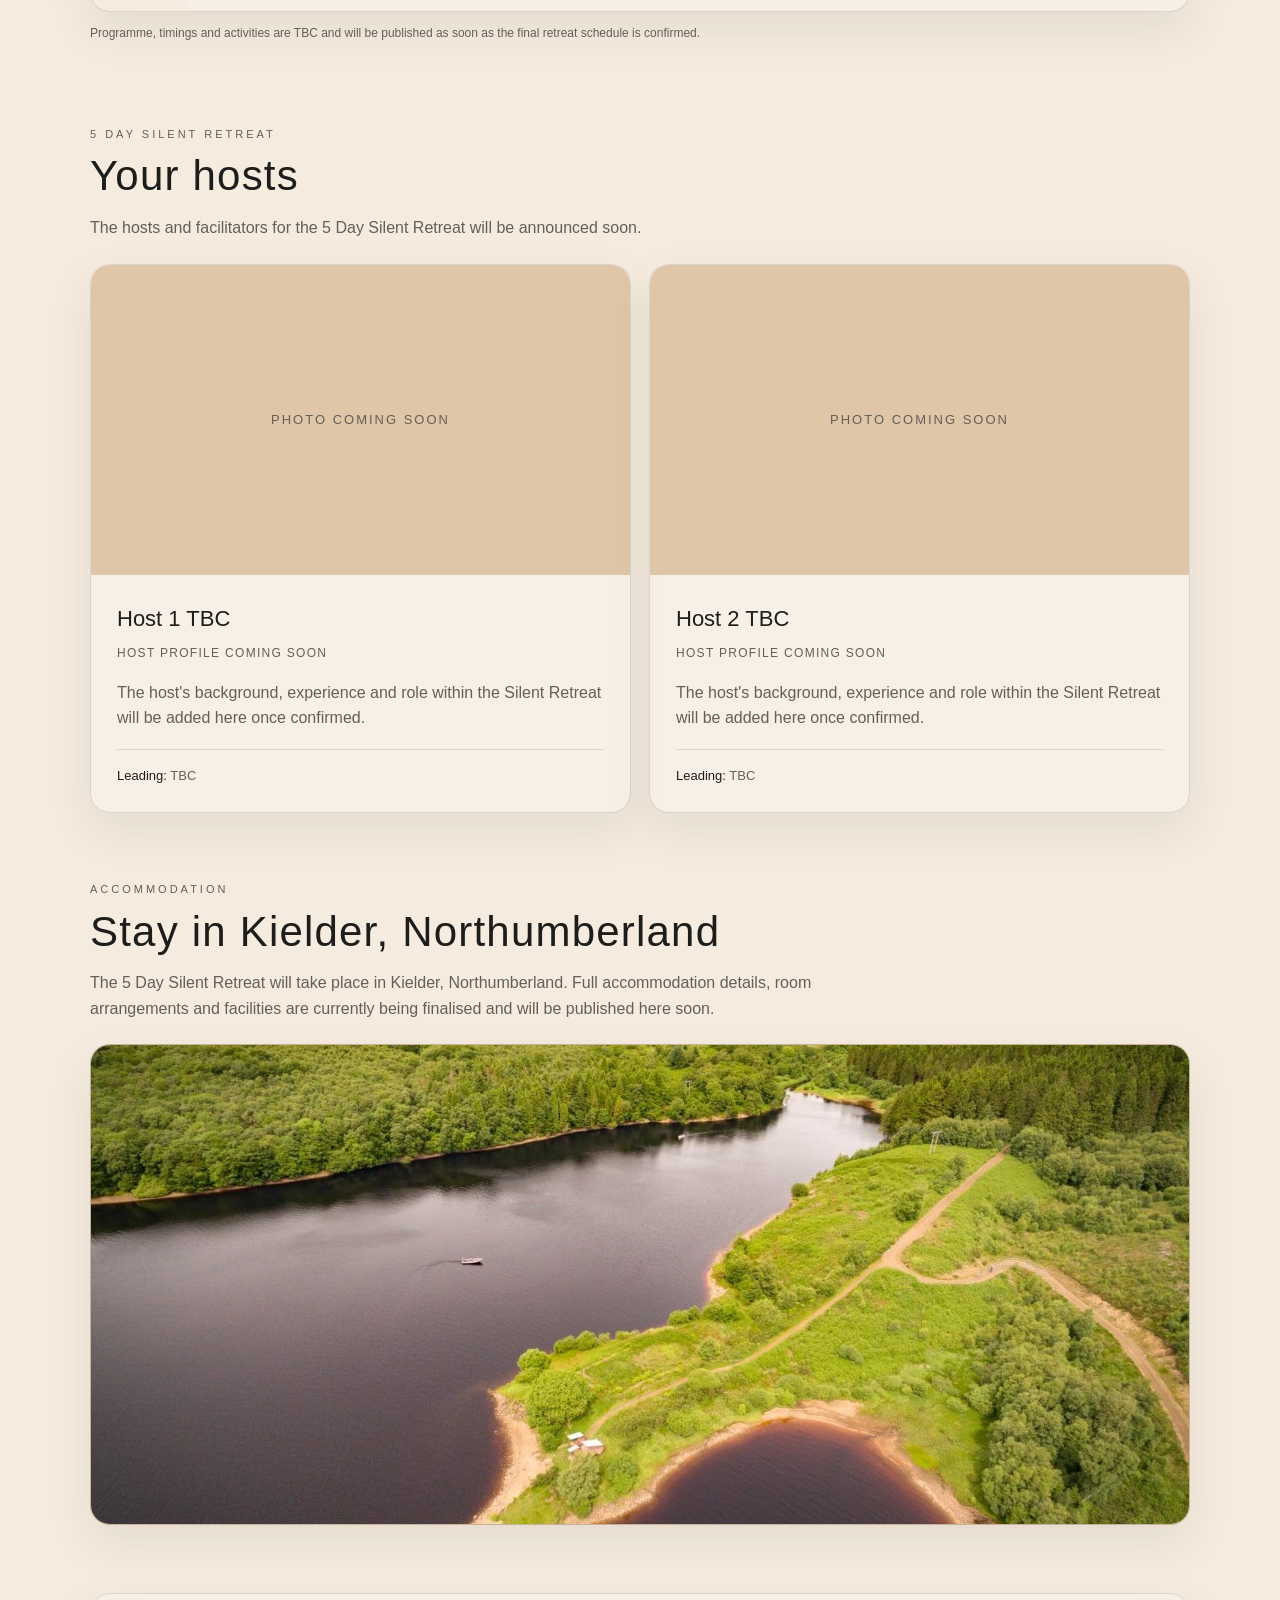
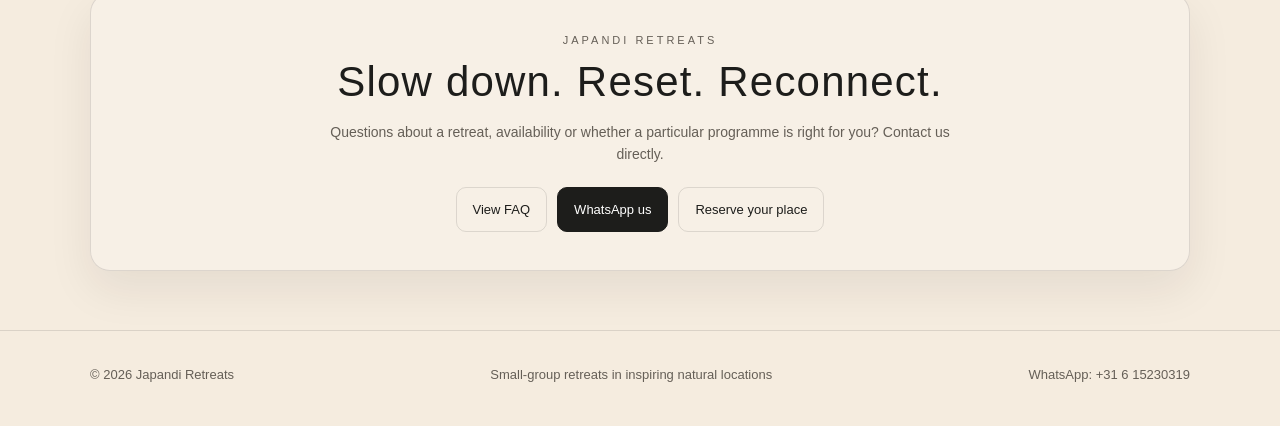
<file: silent/index.html>
<!DOCTYPE html>

<html lang="en">
<head>
<meta charset="utf-8"/>
<meta content="width=device-width,initial-scale=1" name="viewport"/>
<!-- Google tag (gtag.js) -->
<script async="" src="https://www.googletagmanager.com/gtag/js?id=G-TCPSZSL94Z"></script>
<script>
    window.dataLayer = window.dataLayer || [];
    function gtag(){dataLayer.push(arguments);}
    gtag('js', new Date());
    gtag('config', 'G-TCPSZSL94Z');
  </script>
<title>5 Day Silent Retreat | Japandi Retreats</title>
<meta content="Learn more about the 5 Day Silent Retreat in Kielder, Northumberland, including retreat information, programme updates, accommodation and hosts." name="description"/>
<meta content="index, follow" name="robots"/>
<link href="https://japandiretreats.com/silent/" rel="canonical"/>
<style>
    :root {
      --bg: #eee0cf;
      --bg-soft: #f5ecdf;
      --card: #f8f1e8;
      --text: #1d1d1b;
      --muted: #655f57;
      --accent: #1d1d1b;
      --accent-soft: #dfc6a8;
      --line: rgba(29,29,27,.12);
      --shadow: 0 18px 45px rgba(40,30,20,.08);
      --radius: 20px;
      --max: 1100px;
    }

    * { box-sizing: border-box; }

    html {
      scroll-behavior: smooth;
      scroll-padding-top: 96px;
    }

    html, body {
      margin: 0;
      padding: 0;
    }

    body {
      font-family: "Helvetica Neue", Helvetica, Arial, sans-serif;
      color: var(--text);
      background: var(--bg-soft);
      line-height: 1.6;
    }

    a {
      color: inherit;
      text-decoration: none;
    }

    a:hover { opacity: .82; }

    .container {
      width: min(var(--max), calc(100% - 36px));
      margin: 0 auto;
    }

    /* NAVIGATION */

    .topbar {
      position: sticky;
      top: 0;
      z-index: 30;
      backdrop-filter: blur(14px);
      background: rgba(245,236,223,.92);
      border-bottom: 1px solid var(--line);
    }

    .nav {
      min-height: 72px;
      display: flex;
      align-items: center;
      justify-content: space-between;
      gap: 20px;
    }

    .brand {
      font-size: 17px;
      font-weight: 600;
      text-transform: uppercase;
      letter-spacing: 4px;
      white-space: nowrap;
    }

    .navlinks {
      display: flex;
      align-items: center;
      justify-content: flex-end;
      gap: 8px;
      flex-wrap: wrap;
    }

    .navlinks a {
      padding: 9px 11px;
      border-radius: 10px;
      color: var(--muted);
      font-size: 13px;
      letter-spacing: .3px;
    }

    .navlinks a:hover { color: var(--text); }

    .navlinks a.active {
      color: var(--text);
      background: rgba(223,198,168,.22);
    }

    .navlinks a.cta {
      background: var(--accent);
      color: #fff;
      padding-left: 16px;
      padding-right: 16px;
    }

    /* INTRO */

    .pageIntro {
      padding: 36px 0 28px;
    }

    .pageIntroCard {
      position: relative;
      overflow: hidden;
      min-height: 390px;
      padding: 56px 40px;
      border: 1px solid var(--line);
      border-radius: calc(var(--radius) + 6px);
      background:
        linear-gradient(
          90deg,
          rgba(15, 15, 14, 0.46) 0%,
          rgba(15, 15, 14, 0.28) 34%,
          rgba(15, 15, 14, 0.08) 56%,
          rgba(15, 15, 14, 0.02) 100%
        ),
        url("/images/kielder.webp") center center / cover no-repeat;
      box-shadow: var(--shadow);
      display: flex;
      align-items: flex-end;
    }

    .pageIntroContent {
      max-width: 560px;
      text-align: left;
    }

    .eyebrow,
    .sectionLabel {
      display: block;
      color: var(--muted);
      font-size: 11px;
      text-transform: uppercase;
      letter-spacing: 3px;
    }

    .eyebrow {
      margin-bottom: 10px;
      letter-spacing: 4px;
      color: rgba(255, 255, 255, 0.86);
    }

    .pageTitle {
      margin: 0;
      font-size: clamp(38px,6vw,64px);
      line-height: 1.05;
      font-weight: 400;
      letter-spacing: 5px;
      text-transform: uppercase;
      color: #ffffff;
      text-shadow: 0 4px 18px rgba(0, 0, 0, 0.18);
    }

    .pageLead {
      max-width: 740px;
      margin: 18px 0 0;
      color: rgba(255, 255, 255, 0.92);
      font-size: 17px;
      line-height: 1.6;
      text-shadow: 0 2px 12px rgba(0, 0, 0, 0.18);
    }

    /* GENERAL */

    .section {
      padding: 34px 0;
    }

    .sectionIntro {
      max-width: 800px;
      margin-bottom: 24px;
    }

    .sectionLabel {
      margin-bottom: 9px;
    }

    h2 {
      margin: 0 0 14px;
      font-size: clamp(29px,4vw,42px);
      line-height: 1.15;
      font-weight: 400;
      letter-spacing: 1.2px;
    }

    h3 {
      margin: 0 0 8px;
      font-size: 22px;
      font-weight: 500;
    }

    p {
      margin: 0 0 14px;
      color: var(--muted);
    }

    .card {
      border: 1px solid var(--line);
      background: rgba(248,241,232,.82);
      border-radius: var(--radius);
      box-shadow: var(--shadow);
      padding: 28px;
    }

    .retreatHero {
      display: grid;
      grid-template-columns: 1.4fr .6fr;
      gap: 18px;
      align-items: stretch;
    }

    .retreatFacts {
      display: grid;
      gap: 10px;
    }

    .fact {
      padding: 14px 16px;
      border: 1px solid var(--line);
      border-radius: 12px;
      background: rgba(223,198,168,.16);
    }

    .factLabel {
      display: block;
      color: var(--muted);
      font-size: 11px;
      text-transform: uppercase;
      letter-spacing: 1.4px;
      margin-bottom: 2px;
    }

    .factValue {
      font-size: 14px;
      font-weight: 500;
    }

    /* PROGRAMME */

    .programmeWrap {
      overflow-x: auto;
      border: 1px solid var(--line);
      border-radius: var(--radius);
      background: rgba(248,241,232,.68);
      box-shadow: var(--shadow);
    }

    .programmeTable {
      width: 100%;
      border-collapse: collapse;
      table-layout: fixed;
    }

    .programmeTable th,
    .programmeTable td {
      padding: 14px 12px;
      text-align: left;
      vertical-align: top;
      border-bottom: 1px solid var(--line);
    }

    .programmeTable tr:last-child td {
      border-bottom: 0;
    }

    .programmeTable th {
      color: var(--muted);
      font-size: 11px;
      text-transform: uppercase;
      letter-spacing: 1.5px;
      font-weight: 500;
      background: rgba(223,198,168,.12);
    }

    .programmeTable td {
      font-size: 14px;
      overflow-wrap: anywhere;
    }

    .programmeDetail {
      display: block;
      margin-top: 4px;
      color: inherit;
      font-size: inherit;
      line-height: inherit;
    }

    .programmeTable th:first-child,
    .programmeTable td:first-child {
      width: 96px;
    }

    .programmeTable th:nth-child(2),
    .programmeTable td:nth-child(2) {
      width: 68px;
    }

    .programmeTable td:first-child {
      font-weight: 600;
      white-space: normal;
      vertical-align: top;
      background: rgba(223,198,168,.08);
    }

    .programmeTable td:nth-child(2) {
      color: var(--muted);
      white-space: nowrap;
    }

    .programmeTable th:nth-child(3),
    .programmeTable td:nth-child(3) {
      width: auto;
    }

    .programmeNote {
      margin-top: 12px;
      font-size: 12px;
      color: var(--muted);
    }

    /* HOSTS */

    .hostsGrid {
      display: grid;
      grid-template-columns: repeat(2,minmax(0,1fr));
      gap: 18px;
    }

    .hostCard {
      padding: 0;
      overflow: hidden;
    }

    .hostPhoto {
      height: 310px;
      background: var(--accent-soft);
      overflow: hidden;
    }

    .hostPhoto img {
      width: 100%;
      height: 100%;
      object-fit: cover;
      display: block;
    }

    .hostPhotoPair {
      display: grid;
      grid-template-columns: repeat(2, minmax(0, 1fr));
      gap: 2px;
      background: var(--line);
    }

    .hostPhotoPair img {
      width: 100%;
      height: 100%;
      object-fit: cover;
      object-position: center top;
      display: block;
    }

    .hostPhoto.placeholder {
      display: flex;
      align-items: center;
      justify-content: center;
      color: var(--muted);
      font-size: 13px;
      letter-spacing: 2px;
      text-transform: uppercase;
    }

    .hostContent {
      padding: 26px;
    }

    .hostRole {
      margin: 0 0 16px;
      color: var(--muted);
      font-size: 12px;
      text-transform: uppercase;
      letter-spacing: 1.3px;
    }

    .hostLeads {
      margin-top: 18px;
      padding-top: 16px;
      border-top: 1px solid var(--line);
      color: var(--muted);
      font-size: 13px;
    }

    .hostLeads strong {
      color: var(--text);
      font-weight: 500;
    }

    .hostLink {
      display: inline-block;
      margin-top: 14px;
      font-size: 13px;
      text-decoration: underline;
      text-underline-offset: 3px;
    }




    /* MOBILE PROGRAMME */

    .programmeMobile {
      display: none;
    }

    @media (max-width: 720px) {

      .programmeWrap {
        display: none;
      }

      .programmeMobile {
        display: grid;
        gap: 18px;
      }

      .programmeDay {
        border: 1px solid var(--line);
        border-radius: var(--radius);
        background: rgba(248,241,232,.82);
        box-shadow: var(--shadow);
        overflow: hidden;
      }

      .programmeDayTitle {
        margin: 0;
        padding: 16px 18px;
        background: rgba(223,198,168,.18);
        border-bottom: 1px solid var(--line);
        font-size: 18px;
        font-weight: 600;
      }

      .programmeItem {
        display: grid;
        grid-template-columns: 58px minmax(0,1fr);
        gap: 12px;
        padding: 14px 18px;
        border-bottom: 1px solid var(--line);
      }

      .programmeItem:last-child {
        border-bottom: 0;
      }

      .programmeTime {
        color: var(--muted);
        font-size: 13px;
        font-weight: 600;
        white-space: nowrap;
      }

      .programmeActivity {
        color: var(--text);
        font-size: 14px;
        line-height: 1.55;
        min-width: 0;
        overflow-wrap: anywhere;
      }

      .programmeActivity .programmeDetail {
        display: inline;
        margin: 0;
      }

      .programmeNote {
        margin-top: 14px;
      }
    }


    /* ACCOMMODATION */

    .accommodationIntro {
      max-width: 800px;
      margin-bottom: 22px;
    }

    .accommodationLink {
      display: inline-flex;
      align-items: center;
      margin-top: 6px;
      color: var(--text);
      font-size: 14px;
      font-weight: 500;
      text-decoration: underline;
      text-underline-offset: 4px;
    }

    .accommodationGallery {
      display: grid;
      grid-template-columns: repeat(3, minmax(0, 1fr));
      gap: 18px;
    }

    .accommodationGallery.single {
      grid-template-columns: 1fr;
    }

    .accommodationGallery.single .accommodationPhoto {
      aspect-ratio: 16 / 7;
    }

    @media (max-width: 900px) {
      .accommodationGallery {
        grid-template-columns: repeat(2, minmax(0, 1fr));
      }
    }

    .accommodationPhoto {
      overflow: hidden;
      border: 1px solid var(--line);
      border-radius: var(--radius);
      background: var(--accent-soft);
      aspect-ratio: 4 / 3;
      box-shadow: var(--shadow);
    }

    .accommodationPhoto img {
      width: 100%;
      height: 100%;
      display: block;
      object-fit: cover;
      transition: transform .28s ease;
    }

    @media (hover: hover) and (pointer: fine) {
      .accommodationPhoto:hover img {
        transform: scale(1.025);
      }
    }

    @media (max-width: 720px) {
      .accommodationGallery {
        grid-template-columns: 1fr;
      }
    }


    /* CTA */

    .ctaRow {
      display: flex;
      gap: 10px;
      flex-wrap: wrap;
      margin-top: 22px;
    }

    .btn {
      display: inline-flex;
      align-items: center;
      justify-content: center;
      min-height: 45px;
      padding: 11px 16px;
      border: 1px solid var(--line);
      border-radius: 10px;
      font-size: 13px;
      font-weight: 500;
    }

    .btn.primary {
      background: var(--accent);
      border-color: var(--accent);
      color: #fff;
    }

    .finalCta {
      text-align: center;
      padding: 38px;
    }

    .finalCta p {
      max-width: 650px;
      margin-left: auto;
      margin-right: auto;
    }

    .finalCta .finalCtaSmall {
      font-size: 14px;
      line-height: 1.6;
    }

    .finalCta .ctaRow {
      justify-content: center;
    }

    /* FOOTER */

    .footer {
      padding: 34px 0 40px;
      margin-top: 25px;
      border-top: 1px solid var(--line);
      color: var(--muted);
      font-size: 13px;
    }

    .footerInner {
      display: flex;
      gap: 10px;
      flex-wrap: wrap;
      align-items: center;
      justify-content: space-between;
    }

    @media (max-width: 900px) {
      .retreatHero,
      .hostsGrid,
      .silentGrid {
        grid-template-columns: 1fr;
      }

      .hostPhoto {
        height: 280px;
      }
    }

    @media (max-width: 720px) {
      .container {
        width: min(var(--max), calc(100% - 24px));
      }

      .nav {
        align-items: flex-start;
        flex-direction: column;
        padding: 15px 0;
      }

      .navlinks {
        width: 100%;
        justify-content: flex-start;
      }

      .pageIntro {
        padding-top: 24px;
      }

      .pageIntroCard {
        min-height: 320px;
        padding: 28px 22px;
        background:
          linear-gradient(
            90deg,
            rgba(15, 15, 14, 0.42) 0%,
            rgba(15, 15, 14, 0.22) 48%,
            rgba(15, 15, 14, 0.05) 100%
          ),
          url("/images/kielder.webp") center center / cover no-repeat;
      }

      .pageIntroContent {
        max-width: 78%;
      }

      .pageTitle {
        font-size: 38px;
        letter-spacing: 3px;
      }

      .pageLead {
        font-size: 15px;
      }

      .card,
      .finalCta {
        padding: 22px;
      }

      .hostCard {
        padding: 0;
      }

      .hostContent {
        padding: 22px;
      }

      .programmeWrap {
        overflow-x: visible;
      }

      .programmeTable th,
      .programmeTable td {
        padding: 12px 8px;
      }

      .programmeTable td:first-child,
      .programmeTable th:first-child {
        width: 82px;
      }

      .programmeTable td:nth-child(2),
      .programmeTable th:nth-child(2) {
        width: 52px;
      }

      .programmeTable td:first-child {
        white-space: normal;
      }

      .programmeTable td:nth-child(2) {
        white-space: nowrap;
      }
    }

  </style>
</head>
<body>
<header class="topbar">
<div class="container">
<nav class="nav">
<a class="brand" href="/">
        Japandi Retreats
      </a>
<div class="navlinks"><a href="/">Home</a><a href="/intense-recovery/">Intense recovery</a><a class="active" href="/silent/">Silent retreat</a><a href="/calendar/">Calendar &amp; pricing</a><a href="/#faq">FAQ</a><a class="cta" href="/calendar/#reserve">Reserve your place</a></div>
</nav>
</div>
</header>
<main>
<!-- PAGE INTRO -->
<section class="pageIntro">
<div class="container">
<div class="pageIntroCard">
<div class="pageIntroContent">
<span class="eyebrow">Retreat information</span>
<h1 class="pageTitle">5 Day Silent Retreat</h1>
<p class="pageLead">Five days in Kielder, Northumberland, designed to create distance from everyday noise, conversation and constant stimulation.</p>
</div>
</div>
</div>
</section>
<!-- INTENSIVE RECOVERY RETREAT -->
<section class="section" id="silent-retreat">
<div class="container">
<div class="sectionIntro">
<span class="sectionLabel">5 Day Silent Retreat</span>
<h2>What's it about?</h2>
</div>
<div class="retreatHero">
<div class="card"><p>A silent retreat gives you the rare opportunity to step away from the noise, demands and constant stimulation of everyday life.</p><p>By removing familiar distractions and everyday conversation, the retreat creates space to slow down, reflect and become more aware of your thoughts, emotions and habits.</p><p>The five-day format allows more time for silence, meditation, reflection and guided activities without the usual social distractions. The aim is to return to everyday life with greater clarity and a clearer sense of what matters.</p><p>The detailed programme is still being finalised. Timings, activities and practical information will be added here as they are confirmed.</p></div>
<div class="retreatFacts"><div class="fact"><span class="factLabel">Duration</span><span class="factValue">4 nights / 5 days</span></div><div class="fact"><span class="factLabel">Group size</span><span class="factValue">Maximum 10 participants</span></div><div class="fact"><span class="factLabel">Location</span><span class="factValue">Kielder, Northumberland</span></div><div class="fact"><span class="factLabel">Price</span><span class="factValue">€2,345 per person</span></div><div class="fact"><span class="factLabel">Experience required</span><span class="factValue">TBC</span></div></div>
</div>
</div>
</section>
<!-- PROGRAMME -->
<section class="section" id="programme">
<div class="container">
<div class="sectionIntro">
<span class="sectionLabel">5 Day Silent Retreat</span>
<h2>
          Programme
        </h2>
<p>The detailed five-day programme is currently being finalised. The structure below will be updated as timings and activities are confirmed.</p>
</div>
<div class="programmeWrap">
<table class="programmeTable">
<thead>
<tr>
<th>Day</th>
<th>Time</th>
<th>Activity</th>
</tr>
</thead>
<tbody><tr><td>Day 1</td><td>TBC</td><td>Arrival, settling in and opening session. Full details coming soon.</td></tr><tr><td>Day 2</td><td>TBC</td><td>Silent retreat programme. Detailed schedule coming soon.</td></tr><tr><td>Day 3</td><td>TBC</td><td>Silent retreat programme. Detailed schedule coming soon.</td></tr><tr><td>Day 4</td><td>TBC</td><td>Silent retreat programme. Detailed schedule coming soon.</td></tr><tr><td>Day 5</td><td>TBC</td><td>Closing session and departure. Full details coming soon.</td></tr></tbody>
</table>
</div>
<div aria-label="Retreat programme" class="programmeMobile"><section class="programmeDay"><h3 class="programmeDayTitle">Day 1</h3><div class="programmeItem"><div class="programmeTime">TBC</div><div class="programmeActivity">Arrival, settling in and opening session. Full details coming soon.</div></div></section><section class="programmeDay"><h3 class="programmeDayTitle">Day 2</h3><div class="programmeItem"><div class="programmeTime">TBC</div><div class="programmeActivity">Silent retreat programme. Detailed schedule coming soon.</div></div></section><section class="programmeDay"><h3 class="programmeDayTitle">Day 3</h3><div class="programmeItem"><div class="programmeTime">TBC</div><div class="programmeActivity">Silent retreat programme. Detailed schedule coming soon.</div></div></section><section class="programmeDay"><h3 class="programmeDayTitle">Day 4</h3><div class="programmeItem"><div class="programmeTime">TBC</div><div class="programmeActivity">Silent retreat programme. Detailed schedule coming soon.</div></div></section><section class="programmeDay"><h3 class="programmeDayTitle">Day 5</h3><div class="programmeItem"><div class="programmeTime">TBC</div><div class="programmeActivity">Closing session and departure. Full details coming soon.</div></div></section></div>
<p class="programmeNote">Programme, timings and activities are TBC and will be published as soon as the final retreat schedule is confirmed.</p>
</div>
</section>
<!-- HOSTS -->
<section class="section" id="hosts">
<div class="container">
<div class="sectionIntro">
<span class="sectionLabel">5 Day Silent Retreat</span>
<h2>
          Your hosts
        </h2>
<p>The hosts and facilitators for the 5 Day Silent Retreat will be announced soon.</p>
</div>
<div class="hostsGrid"><article class="card hostCard"><div class="hostPhoto placeholder">Photo coming soon</div><div class="hostContent"><h3>Host 1 TBC</h3><p class="hostRole">Host profile coming soon</p><p>The host's background, experience and role within the Silent Retreat will be added here once confirmed.</p><div class="hostLeads"><strong>Leading:</strong> TBC</div></div></article><article class="card hostCard"><div class="hostPhoto placeholder">Photo coming soon</div><div class="hostContent"><h3>Host 2 TBC</h3><p class="hostRole">Host profile coming soon</p><p>The host's background, experience and role within the Silent Retreat will be added here once confirmed.</p><div class="hostLeads"><strong>Leading:</strong> TBC</div></div></article></div>
</div>
</section>
<!-- ACCOMMODATION -->
<section class="section" id="accommodation">
<div class="container">
<div class="accommodationIntro">
<span class="sectionLabel">Accommodation</span>
<h2>Stay in Kielder, Northumberland</h2>
<p>The 5 Day Silent Retreat will take place in Kielder, Northumberland. Full accommodation details, room arrangements and facilities are currently being finalised and will be published here soon.</p>

</div>
<div class="accommodationGallery single"><div class="accommodationPhoto"><img alt="Kielder, Northumberland retreat location" loading="lazy" src="/images/kielder.webp"/></div></div>
</div>
</section>
<!-- FINAL CTA -->
<section class="section">
<div class="container">
<div class="card finalCta">
<span class="sectionLabel">Japandi Retreats</span>
<h2>Slow down. Reset. Reconnect.</h2>
<p class="finalCtaSmall">
  Questions about a retreat, availability or whether a particular programme is
  right for you? Contact us directly.
</p>
<div class="ctaRow">
<a class="btn" href="/#faq">
    View FAQ
  </a>
<a class="btn primary" href="https://wa.me/31615230319" rel="noopener" target="_blank">
    WhatsApp us
  </a>
<a class="btn" href="/calendar/#reserve">
    Reserve your place
  </a>
</div>
</div>
</div>
</section>
</main>
<footer class="footer">
<div class="container">
<div class="footerInner">
<div>
        © <span id="y"></span> Japandi Retreats
      </div>
<div>
        Small-group retreats in inspiring natural locations
      </div>
<div>
        WhatsApp:
        <a href="https://wa.me/31615230319">
          +31 6 15230319
        </a>
</div>
</div>
</div>
</footer>
<script>
  document.getElementById("y").textContent = new Date().getFullYear();
</script>
</body>
</html>
</file>
